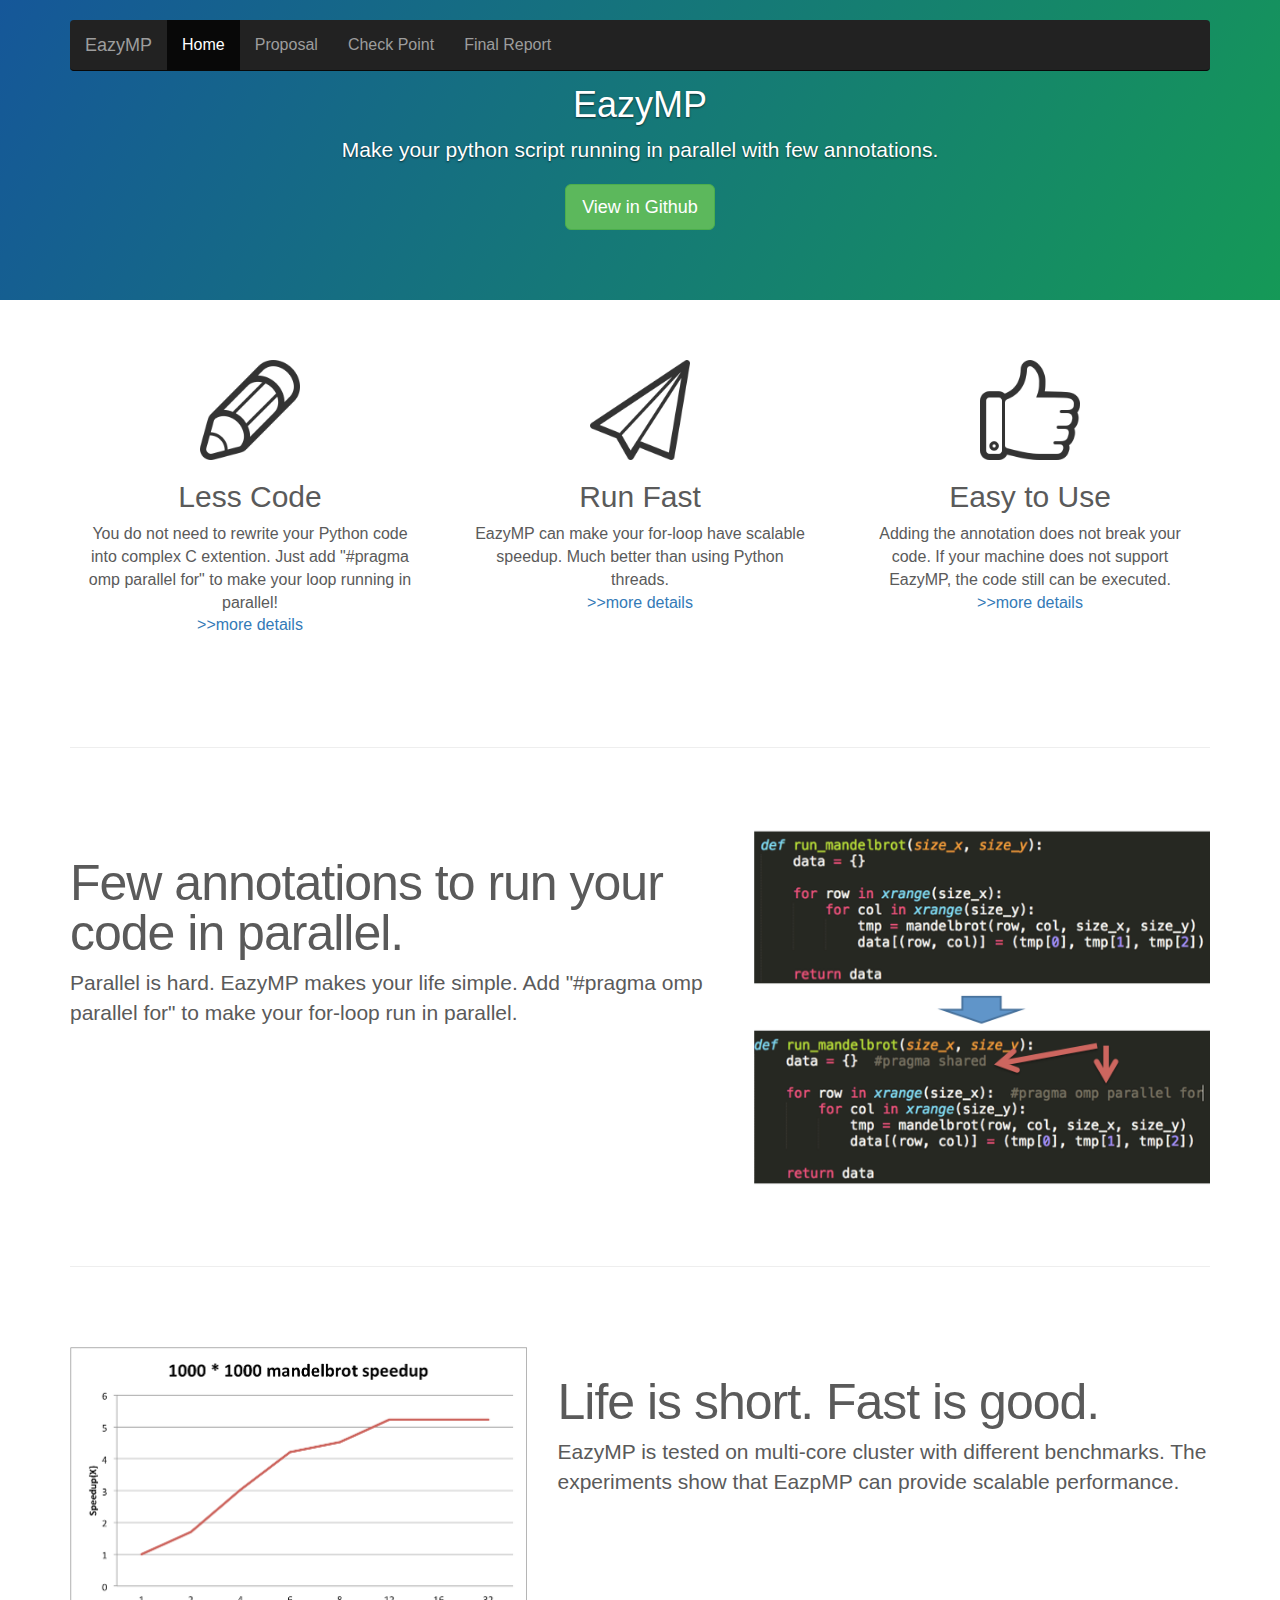
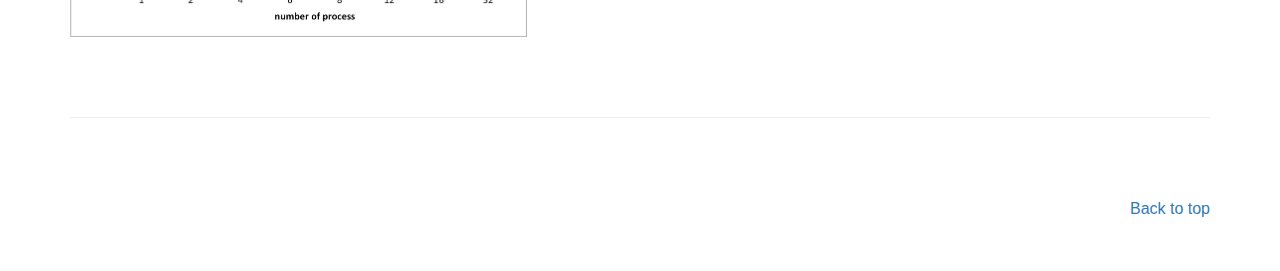
<file: index.html>
<!DOCTYPE html>
<html lang="en">
  <head>
    <meta charset="utf-8">
    <meta http-equiv="X-UA-Compatible" content="IE=edge">
    <meta name="viewport" content="width=device-width, initial-scale=1">
    <!-- The above 3 meta tags *must* come first in the head; any other head content must come *after* these tags -->
    <meta name="description" content="">
    <meta name="author" content="">

    <title>EazyMP</title>

    <!-- Bootstrap core CSS -->
    <link rel="stylesheet" href="https://maxcdn.bootstrapcdn.com/bootstrap/3.3.4/css/bootstrap.min.css">

    <!-- Just for debugging purposes. Don't actually copy these 2 lines! -->
    <!--[if lt IE 9]><script src="../../assets/js/ie8-responsive-file-warning.js"></script><![endif]-->

    <!-- HTML5 shim and Respond.js for IE8 support of HTML5 elements and media queries -->
    <!--[if lt IE 9]>
      <script src="https://oss.maxcdn.com/html5shiv/3.7.2/html5shiv.min.js"></script>
      <script src="https://oss.maxcdn.com/respond/1.4.2/respond.min.js"></script>
    <![endif]-->

    <!-- Custom styles for this template -->
    <link href="carousel.css" rel="stylesheet">
  </head>
<!-- NAVBAR
================================================== -->
  <body>
    <div class="navbar-wrapper">
      <div class="container">

        <nav class="navbar navbar-inverse navbar-static-top">
          <div class="container">
            <div class="navbar-header">
              <button type="button" class="navbar-toggle collapsed" data-toggle="collapse" data-target="#navbar" aria-expanded="false" aria-controls="navbar">
                <span class="sr-only">Toggle navigation</span>
                <span class="icon-bar"></span>
                <span class="icon-bar"></span>
                <span class="icon-bar"></span>
              </button>
              <a class="navbar-brand" href="#">EazyMP</a>
            </div>
            <div id="navbar" class="navbar-collapse collapse">
              <ul class="nav navbar-nav">
                <li class="active"><a href="index.html">Home</a></li>
                <li><a href="proposal.html">Proposal</a></li>
                <li><a href="checkpoint.html">Check Point</a></li>
                <li><a href="finalreport.html">Final Report</a></li>
              </ul>
            </div>
          </div>
        </nav>

      </div>
    </div>


    <!-- Carousel
    ================================================== -->
    <div id="myCarousel" class="carousel slide" data-ride="carousel">
      <!-- Indicators -->
      <div class="carousel-inner" role="listbox">
        <div class="item active">
          <!-- <img class="first-slide" src="image/rocket.jpg" alt="First slide"> -->
          <div class="container">
            <div class="carousel-caption">
              <h1>EazyMP</h1>
              <p>Make your python script running in parallel with few annotations.</p>
              <!-- <p><a href="https://github.com/LeoHung/eazymp" class="btn btn-lg btn-success">View on Github</a></p> -->
              <p><a class="btn btn-lg btn-success" href="https://github.com/LeoHung/eazymp" role="button">View in Github</a></p>
            </div>
          </div>
        </div>
      </div>
    </div><!-- /.carousel -->


    <!-- Marketing messaging and featurettes
    ================================================== -->
    <!-- Wrap the rest of the page in another container to center all the content. -->

    <div class="container marketing">

      <!-- Three columns of text below the carousel -->
      <div class="row">
        <div class="col-lg-4">
          <img src="image/icon/pen3.png" alt="Generic placeholder image" width="100" height="100">
          <h2>Less Code</h2>
          <p>You do not need to rewrite your Python code into complex C extention. Just add "#pragma omp parallel for" to make your loop running in parallel! <br><a href="finalreport.html">>>more details</a></p>

        </div><!-- /.col-lg-4 -->
        <div class="col-lg-4">
          <img  src="image/icon/paperplane.png" alt="Generic placeholder image" width="100" height="100">
          <h2>Run Fast</h2>
          <p>EazyMP can make your for-loop have scalable speedup. Much better than using Python threads. <br><a href="finalreport.html">>>more details</a></p>
        </div><!-- /.col-lg-4 -->
        <div class="col-lg-4">
          <img src="image/icon/like.png" alt="Generic placeholder image" width="100" height="100">
          <h2>Easy to Use</h2>
          <p>Adding the annotation does not break your code. If your machine does not support EazyMP, the code still can be executed. <br><a href="finalreport.html">>>more details</a></p>
        </div><!-- /.col-lg-4 -->
      </div><!-- /.row -->

      <hr class="featurette-divider">
      <div class="row featurette">
        <div class="col-md-7">
          <h2 class="featurette-heading">Few annotations to run your code in parallel. </h2>
          <p class="lead">Parallel is hard. EazyMP makes your life simple. Add "#pragma omp parallel for" to make your for-loop run in parallel.</p>
        </div>
        <div class="col-md-5">
          <img class="featurette-image img-responsive center-block" src="image/annotation.png" alt="Generic placeholder image">
        </div>
      </div>

      <hr class="featurette-divider">
      <div class="row featurette">

        <div class="col-md-5">
          <img class="featurette-image img-responsive center-block" src="image/chart/mandelbrot.png" alt="Generic placeholder image" align="middle">
        </div>
        <div class="col-md-7">
          <h2 class="featurette-heading">Life is short. Fast is good.</h2>
          <p class="lead">EazyMP is tested on multi-core cluster with different benchmarks. The experiments show that EazpMP can provide scalable performance. </p>
        </div>
      </div>

      <hr class="featurette-divider">



      <!-- FOOTER -->
      <footer>
        <p class="pull-right"><a href="#">Back to top</a></p>
        <!-- <p>&copy; 2014 Company, Inc. &middot; <a href="#">Privacy</a> &middot; <a href="#">Terms</a></p> -->
      </footer>

    </div><!-- /.container -->


    <!-- Bootstrap core JavaScript
    ================================================== -->
    <!-- Placed at the end of the document so the pages load faster -->
    <script src="https://ajax.googleapis.com/ajax/libs/jquery/1.11.2/jquery.min.js"></script>
    <script src="https://maxcdn.bootstrapcdn.com/bootstrap/3.3.4/js/bootstrap.min.js"></script>
    <!-- Just to make our placeholder images work. Don't actually copy the next line! -->
    <!-- IE10 viewport hack for Surface/desktop Windows 8 bug -->
  </body>
</html>
</file>
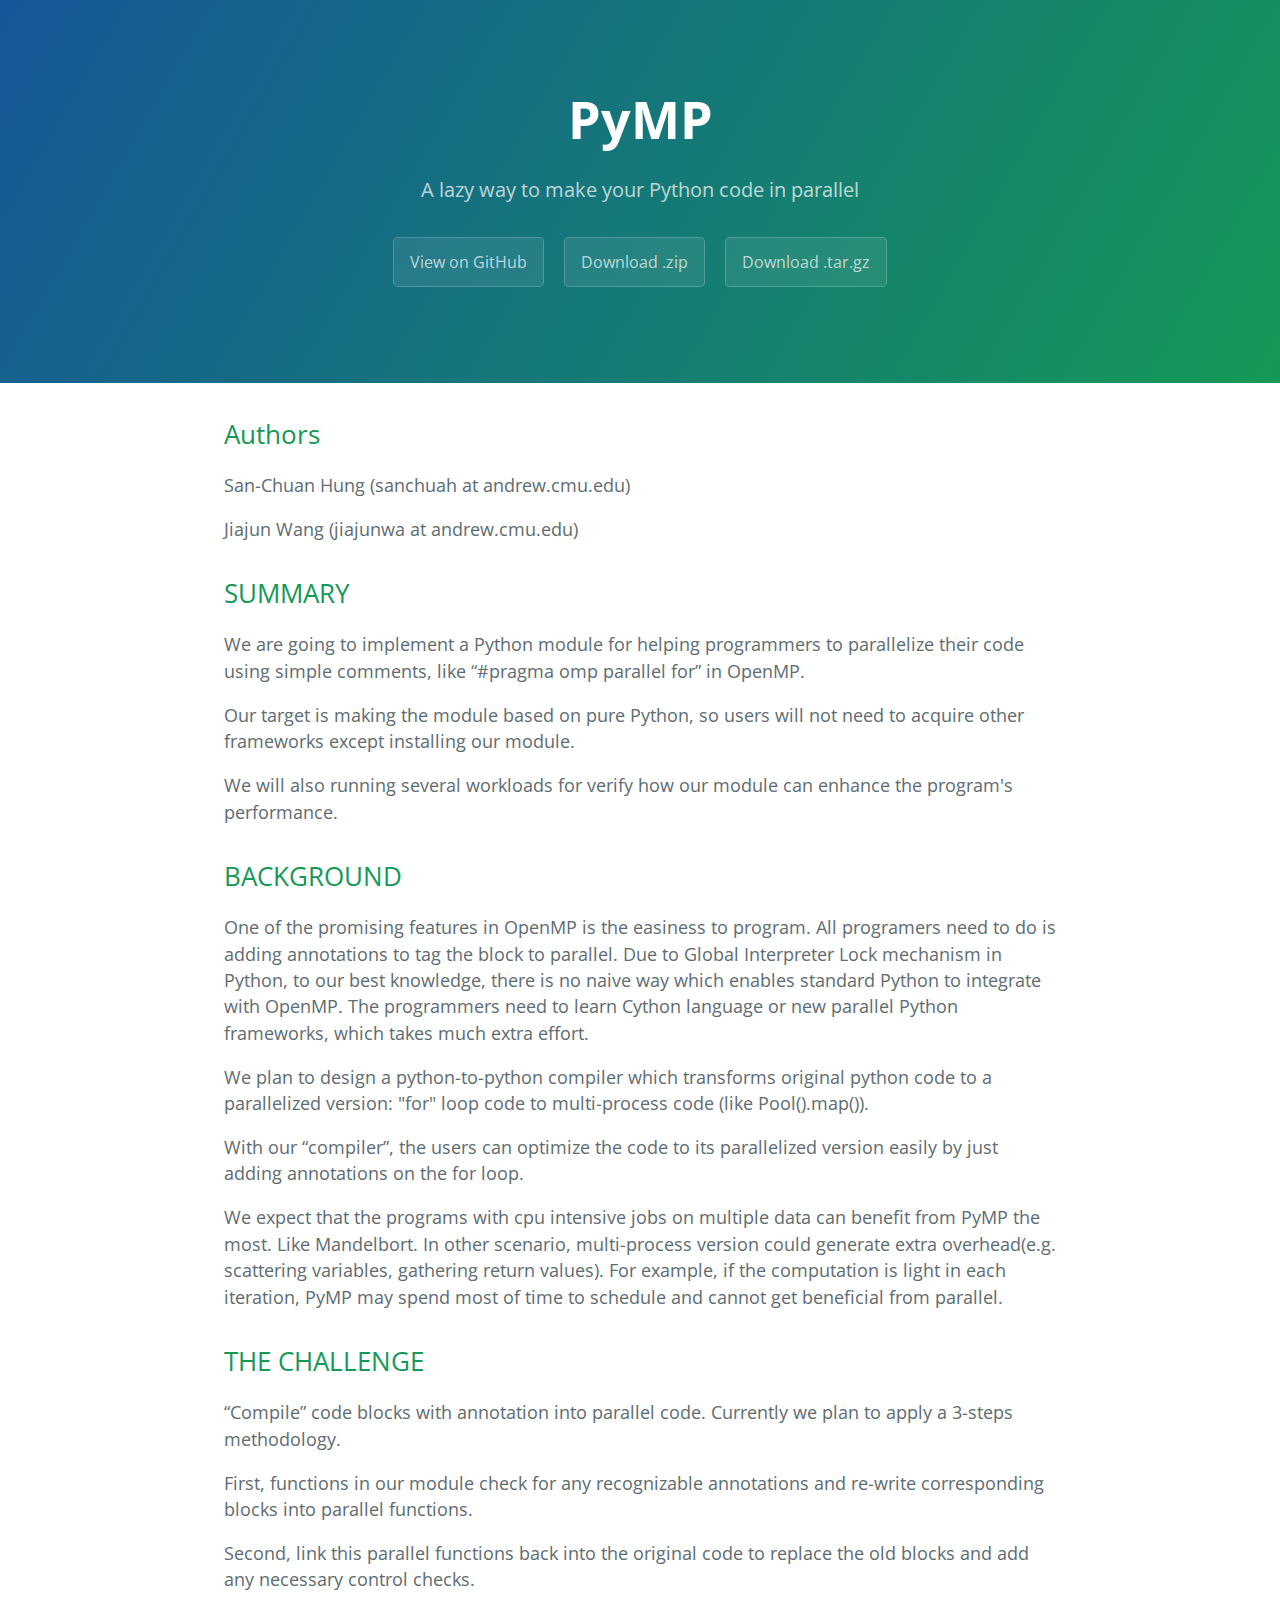
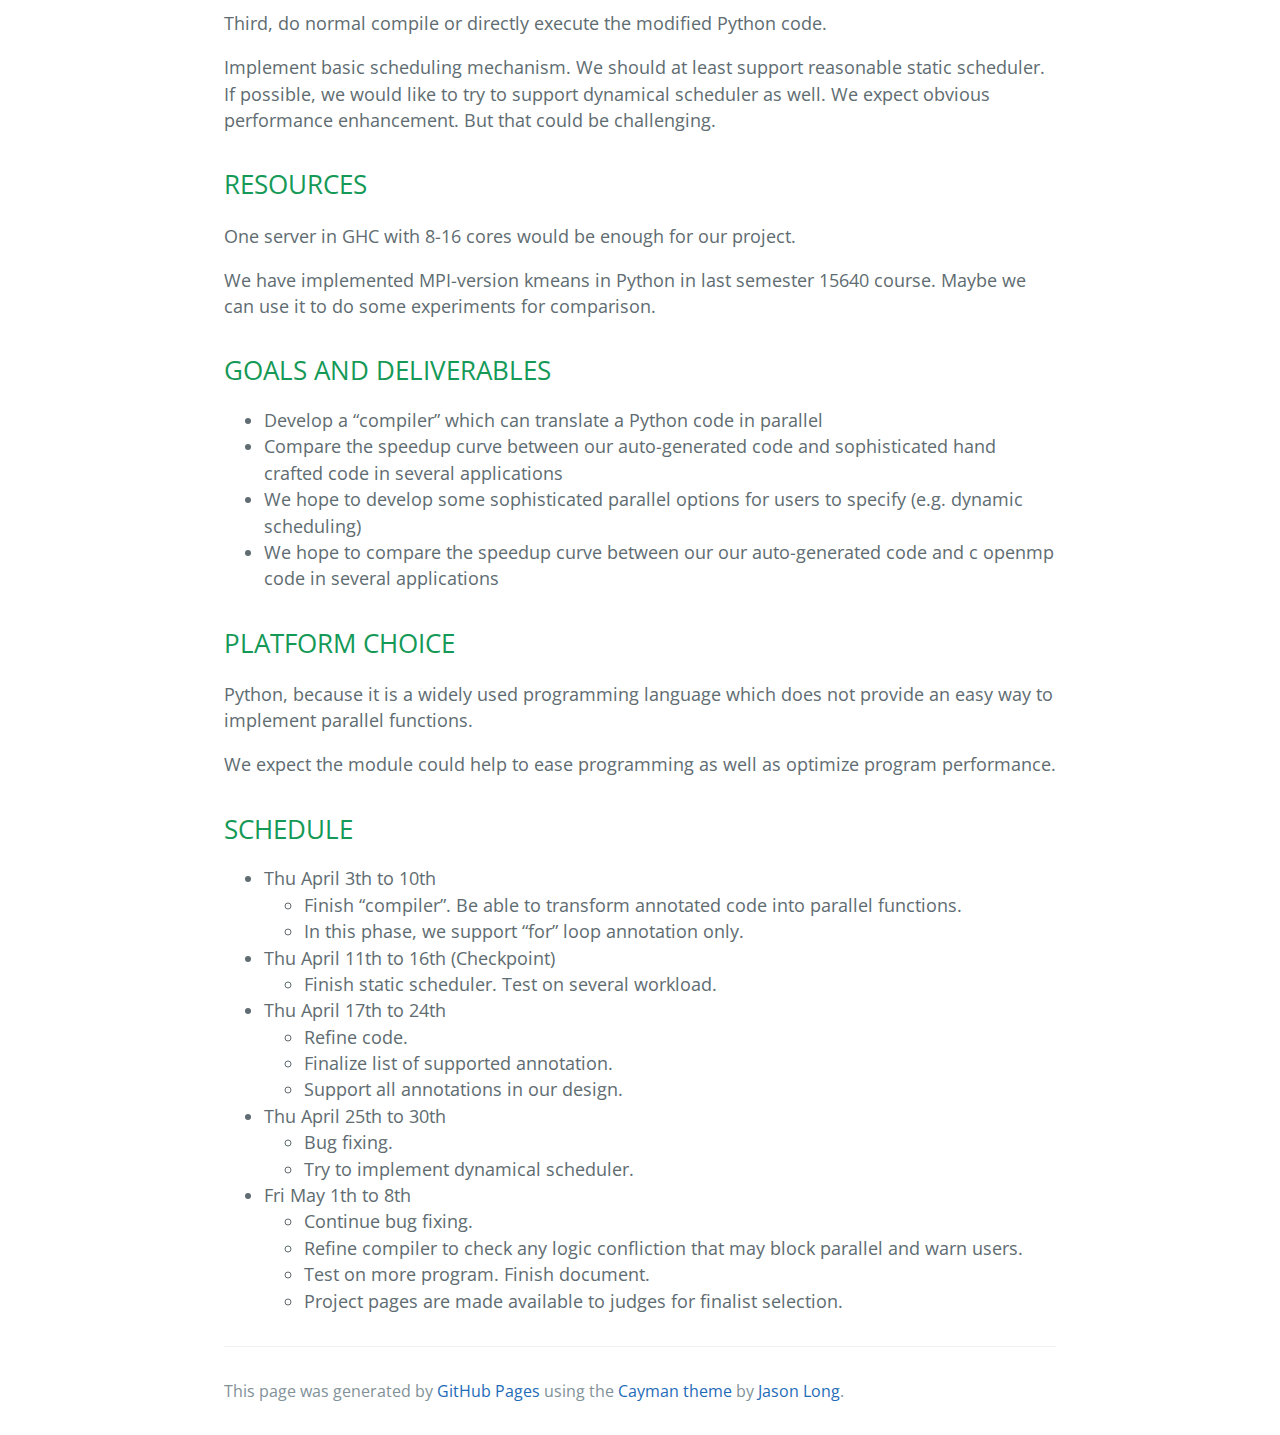
<file: _index.html>
<!DOCTYPE html>
<html lang="en-us">
  <head>
    <meta charset="UTF-8">
    <title>PyMP</title>
    <meta name="viewport" content="width=device-width, initial-scale=1">
    <link rel="stylesheet" type="text/css" href="stylesheets/normalize.css" media="screen">
    <link href='http://fonts.googleapis.com/css?family=Open+Sans:400,700' rel='stylesheet' type='text/css'>
    <link rel="stylesheet" type="text/css" href="stylesheets/stylesheet.css" media="screen">
    <link rel="stylesheet" type="text/css" href="stylesheets/github-light.css" media="screen">
  </head>
  <body>
    <section class="page-header">
      <h1 class="project-name">PyMP</h1>
      <h2 class="project-tagline">A lazy way to make your Python code in parallel</h2>
      <a href="https://github.com/LeoHung/pymp" class="btn">View on GitHub</a>
      <a href="https://github.com/LeoHung/pymp/zipball/master" class="btn">Download .zip</a>
      <a href="https://github.com/LeoHung/pymp/tarball/master" class="btn">Download .tar.gz</a>
    </section>

    <section class="main-content">
      <h2>
<a id="authors" class="anchor" href="#authors" aria-hidden="true"><span class="octicon octicon-link"></span></a>Authors</h2>

<p>San-Chuan Hung (sanchuah at andrew.cmu.edu)</p>

<p>Jiajun Wang (jiajunwa at andrew.cmu.edu)</p>

<h2>
<a id="summary" class="anchor" href="#summary" aria-hidden="true"><span class="octicon octicon-link"></span></a>SUMMARY</h2>

<p>We are going to implement a Python module for helping programmers to parallelize their code using simple comments, like “#pragma omp parallel for” in OpenMP.</p>

<p>Our target is making the module based on pure Python, so users will not need to acquire other frameworks except installing our module.</p>

<p>We will also running several workloads for verify how our module can enhance the program's performance.</p>

<h2>
<a id="background" class="anchor" href="#background" aria-hidden="true"><span class="octicon octicon-link"></span></a>BACKGROUND</h2>

<p>One of the promising features in OpenMP is the easiness to program. All programers need to do is adding annotations to tag the block to parallel. Due to Global Interpreter Lock mechanism in Python, to our best knowledge, there is no naive way which enables standard Python to integrate with OpenMP. The programmers need to learn Cython language or new parallel Python frameworks, which takes much extra effort. </p>

<p>We plan to design a python-to-python compiler which transforms original python code to a parallelized version: "for" loop code to multi-process code (like Pool().map()). </p>

<p>With our “compiler”, the users can optimize the code to its parallelized version easily by just adding annotations on the for loop. </p>

<p>We expect that the programs with cpu intensive jobs on multiple data can benefit from PyMP the most. Like Mandelbort. In other scenario, multi-process version could generate extra overhead(e.g. scattering variables, gathering return values). For example, if the computation is light in each iteration, PyMP may spend most of time to schedule and cannot get beneficial from parallel.</p>

<h2>
<a id="the-challenge" class="anchor" href="#the-challenge" aria-hidden="true"><span class="octicon octicon-link"></span></a>THE CHALLENGE</h2>

<p>“Compile” code blocks with annotation into parallel code. Currently we plan to apply a 3-steps methodology.</p>
<p>First, functions in our module check for any recognizable annotations and re-write corresponding blocks into parallel functions.</p>
<p>Second, link this parallel functions back into the original code to replace the old blocks and add any necessary control checks.</p>
<p>Third, do normal compile or directly execute the modified Python code. </p>
<p>Implement basic scheduling mechanism. We should at least support reasonable static scheduler. If possible, we would like to try to support dynamical scheduler as well. We expect obvious performance enhancement. But that could be challenging. </p>

<h2>
<a id="resources" class="anchor" href="#resources" aria-hidden="true"><span class="octicon octicon-link"></span></a>RESOURCES</h2>

<p>One server in GHC with 8-16 cores would be enough for our project.</p>

<p>We have implemented MPI-version kmeans in Python in last semester 15640 course. Maybe we can use it to do some experiments for comparison.</p>

<h2>
<a id="goals-and-deliverables" class="anchor" href="#goals-and-deliverables" aria-hidden="true"><span class="octicon octicon-link"></span></a>GOALS AND DELIVERABLES</h2>

<ul>
<li>Develop a “compiler” which can translate a Python code in parallel</li>
<li>Compare the speedup curve between our auto-generated code and sophisticated hand crafted code in several applications</li>
<li>We hope to develop some sophisticated parallel options for users to specify (e.g. dynamic scheduling)</li>
<li>We hope to compare the speedup curve between our our auto-generated code and c openmp code in several applications</li>
</ul>

<h2>
<a id="platform-choice" class="anchor" href="#platform-choice" aria-hidden="true"><span class="octicon octicon-link"></span></a>PLATFORM CHOICE</h2>

<p>Python, because it is a widely used programming language which does not provide an easy way to implement parallel functions.</p>
<p>We expect the module could help to ease programming as well as optimize program performance. </p>

<h2>
<a id="schedule" class="anchor" href="#schedule" aria-hidden="true"><span class="octicon octicon-link"></span></a>SCHEDULE</h2>

<ul>
<li>Thu April 3th to 10th

<ul>
<li>Finish “compiler”. Be able to transform annotated code into parallel functions. </li>
<li>In this phase, we support “for” loop annotation only.</li>
</ul>
</li>
<li>Thu April 11th to 16th (Checkpoint)

<ul>
<li>Finish static scheduler. Test on several workload.</li>
</ul>
</li>
<li>Thu April 17th to 24th

<ul>
<li>Refine code.</li>
<li>Finalize list of supported annotation.</li>
<li>Support all annotations in our design.</li>
</ul>
</li>
<li>Thu April 25th to 30th

<ul>
<li>Bug fixing.</li>
<li>Try to implement dynamical scheduler.</li>
</ul>
</li>
<li>Fri May 1th to 8th

<ul>
<li>Continue bug fixing.</li>
<li>Refine compiler to check any logic confliction that may block parallel and warn users.</li>
<li>Test on more program. Finish document.</li>
<li>Project pages are made available to judges for finalist selection.</li>
</ul>
</li>
</ul>

      <footer class="site-footer">

        <span class="site-footer-credits">This page was generated by <a href="https://pages.github.com">GitHub Pages</a> using the <a href="https://github.com/jasonlong/cayman-theme">Cayman theme</a> by <a href="https://twitter.com/jasonlong">Jason Long</a>.</span>
      </footer>

    </section>

  
  </body>
</html>
</file>
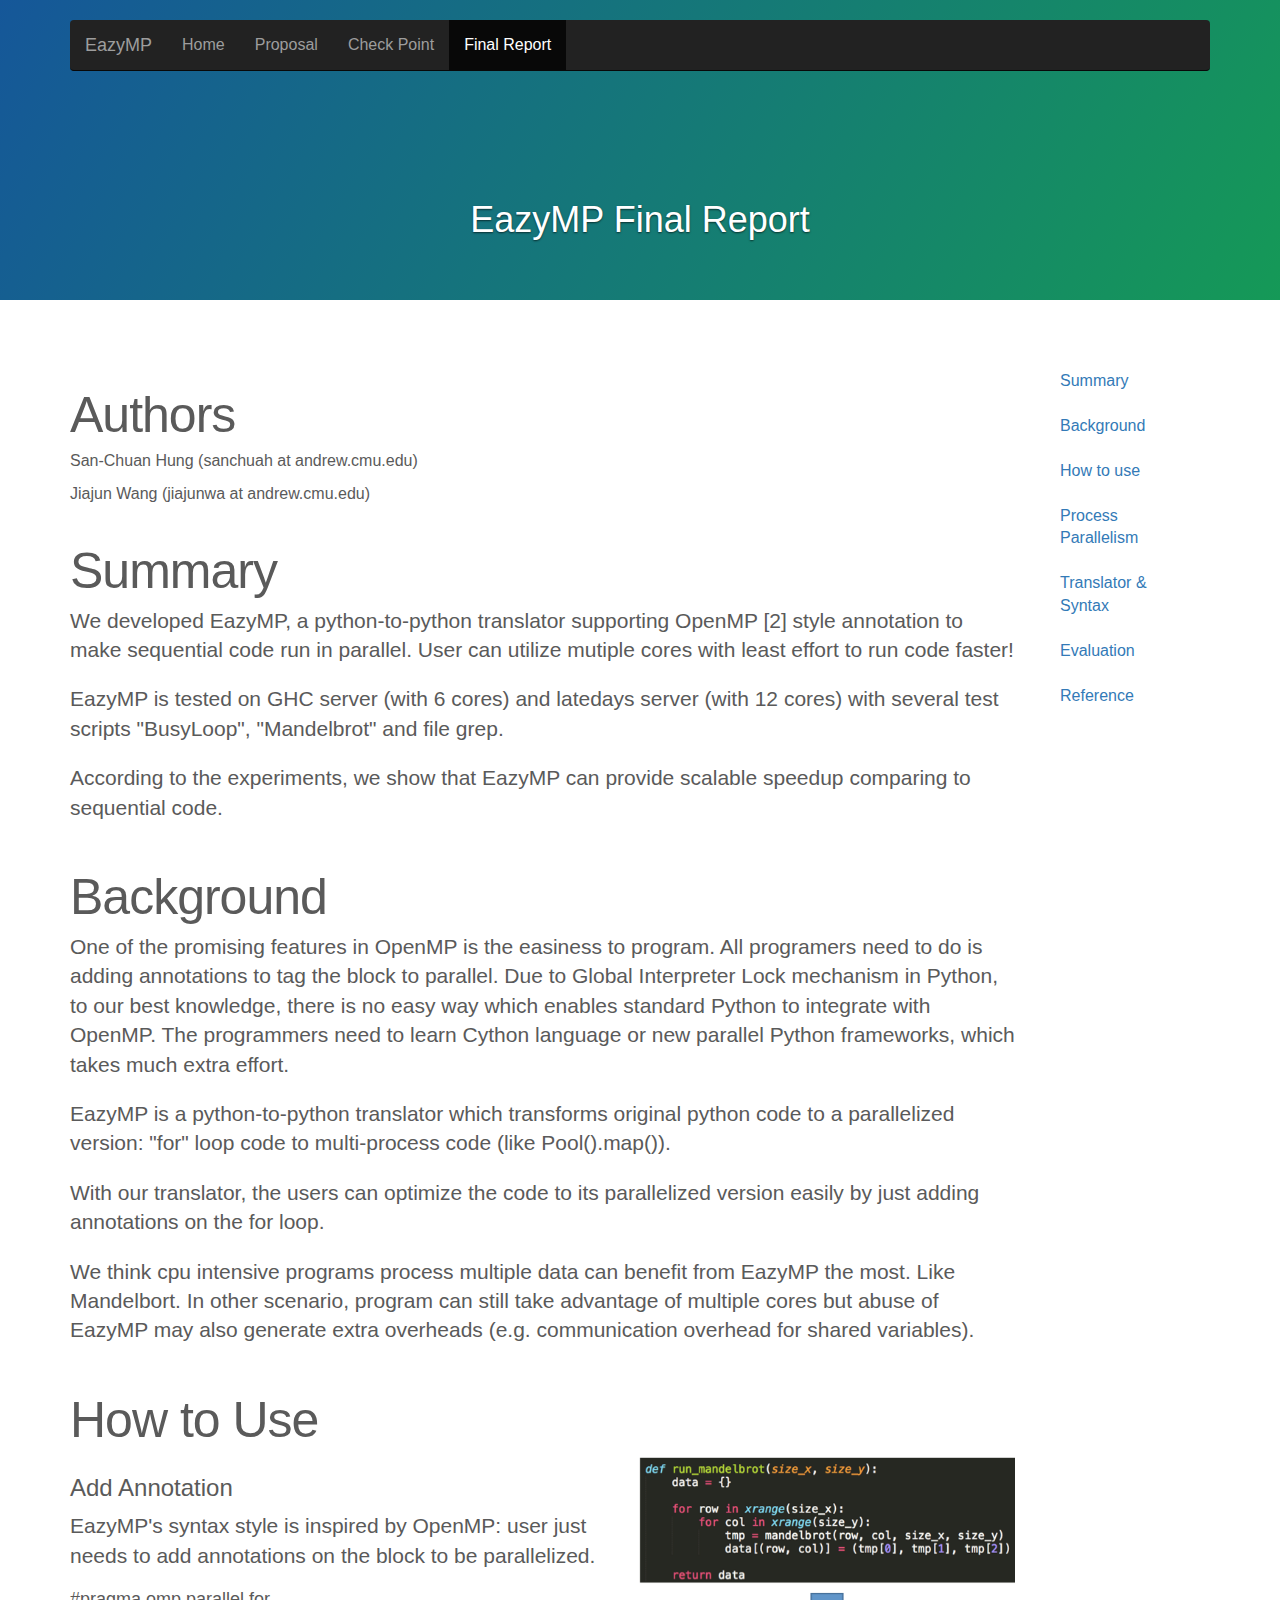
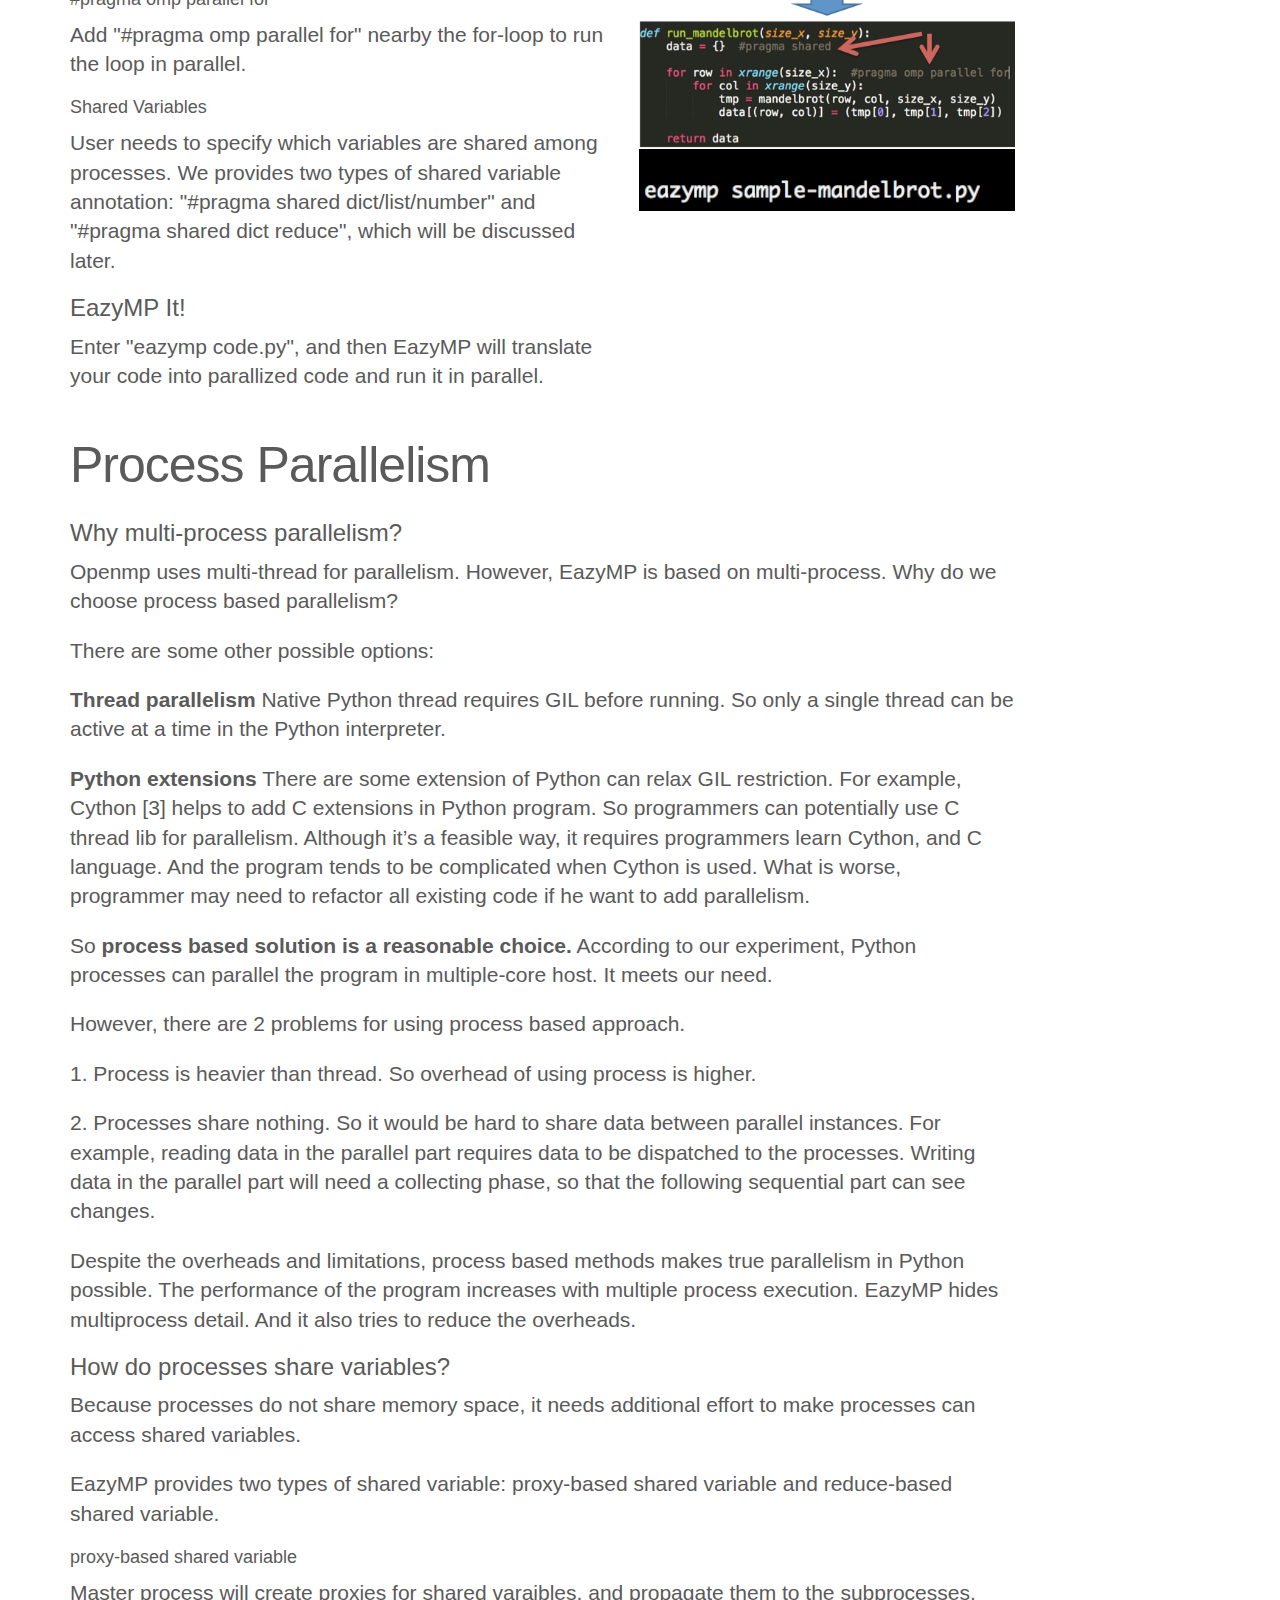
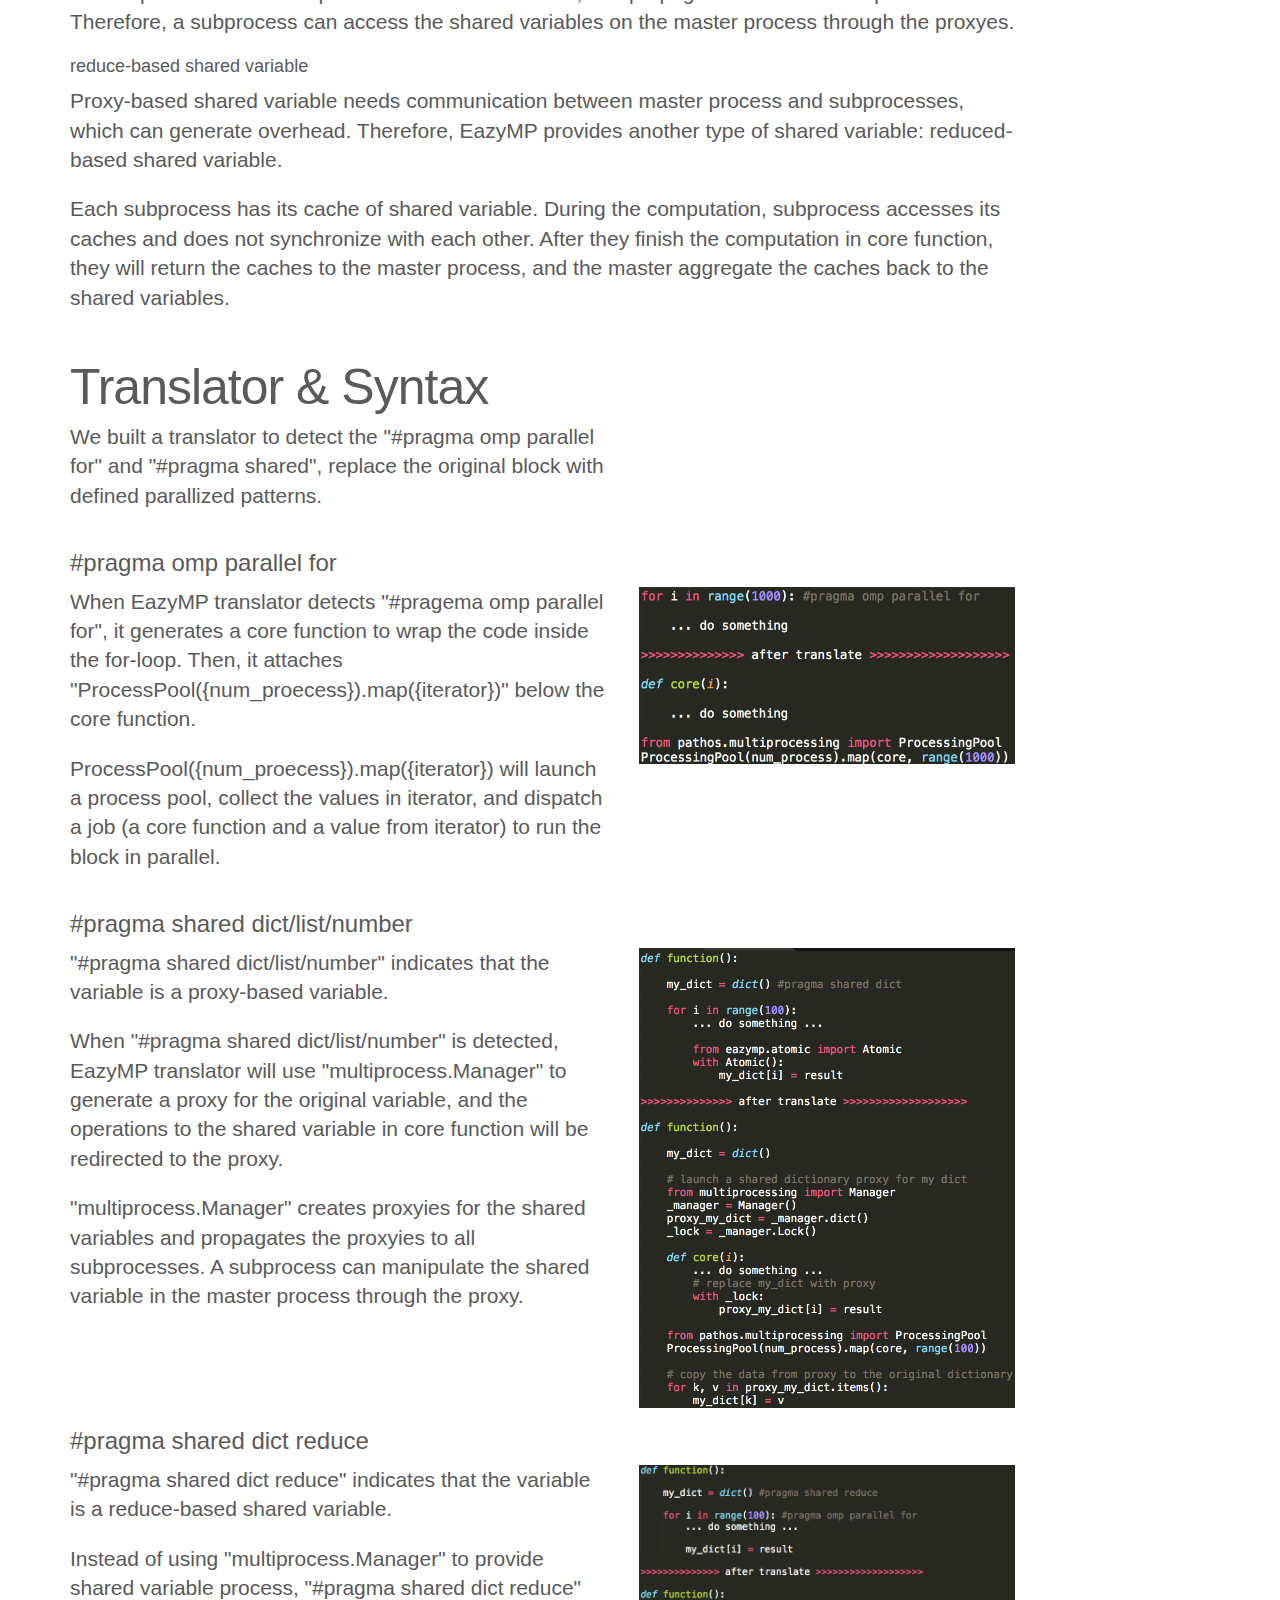
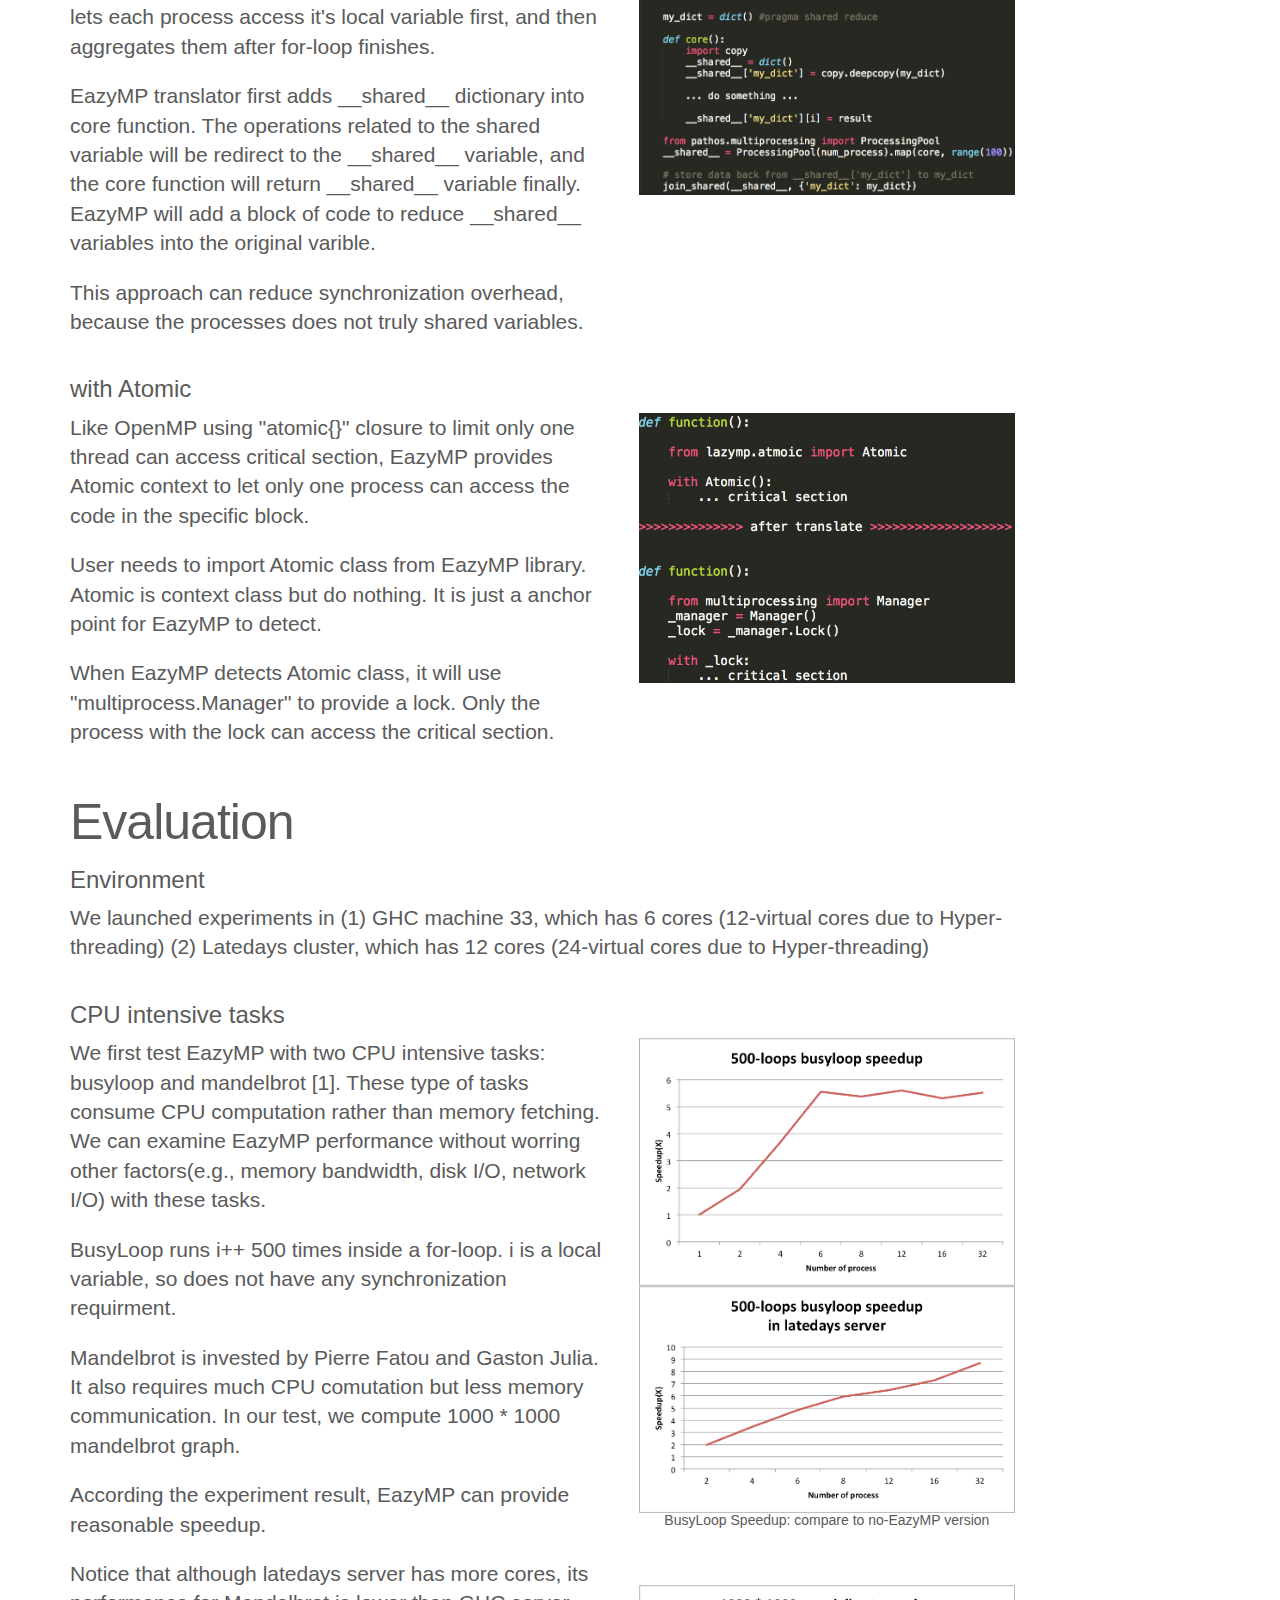
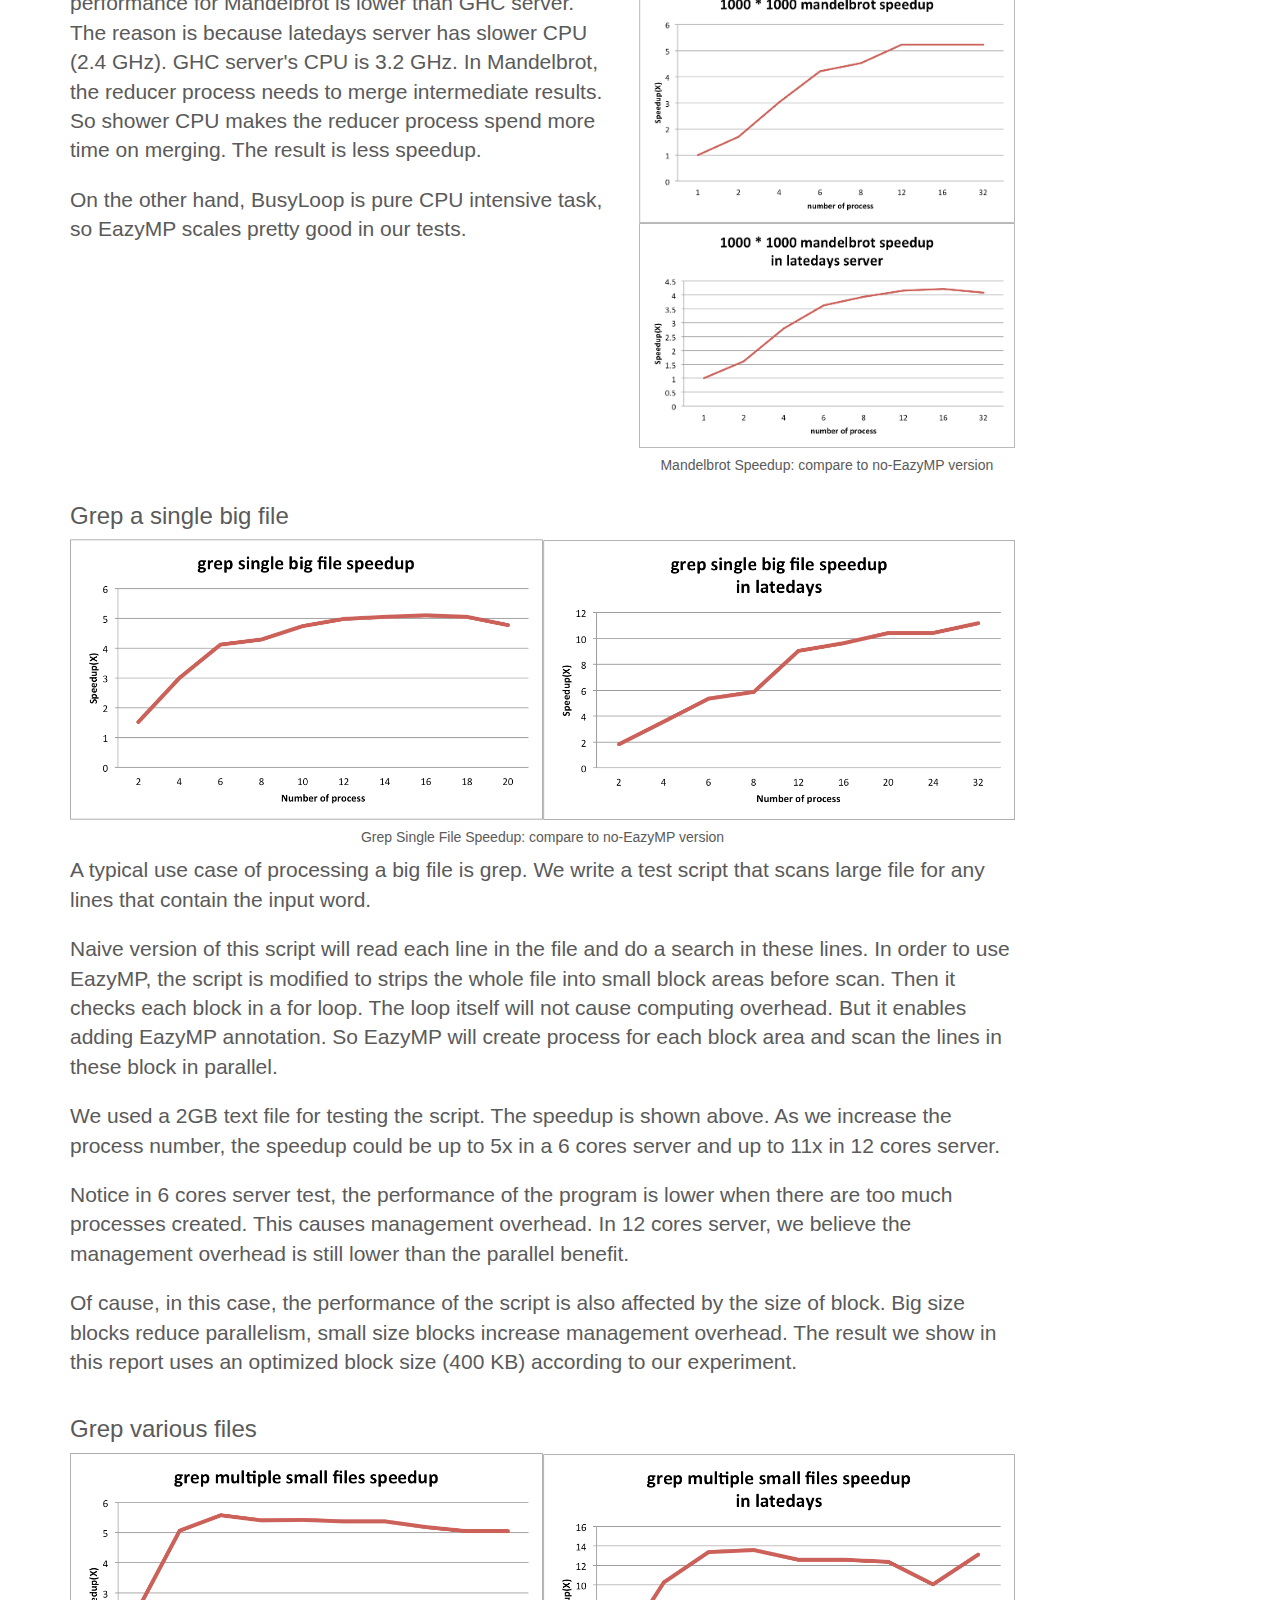
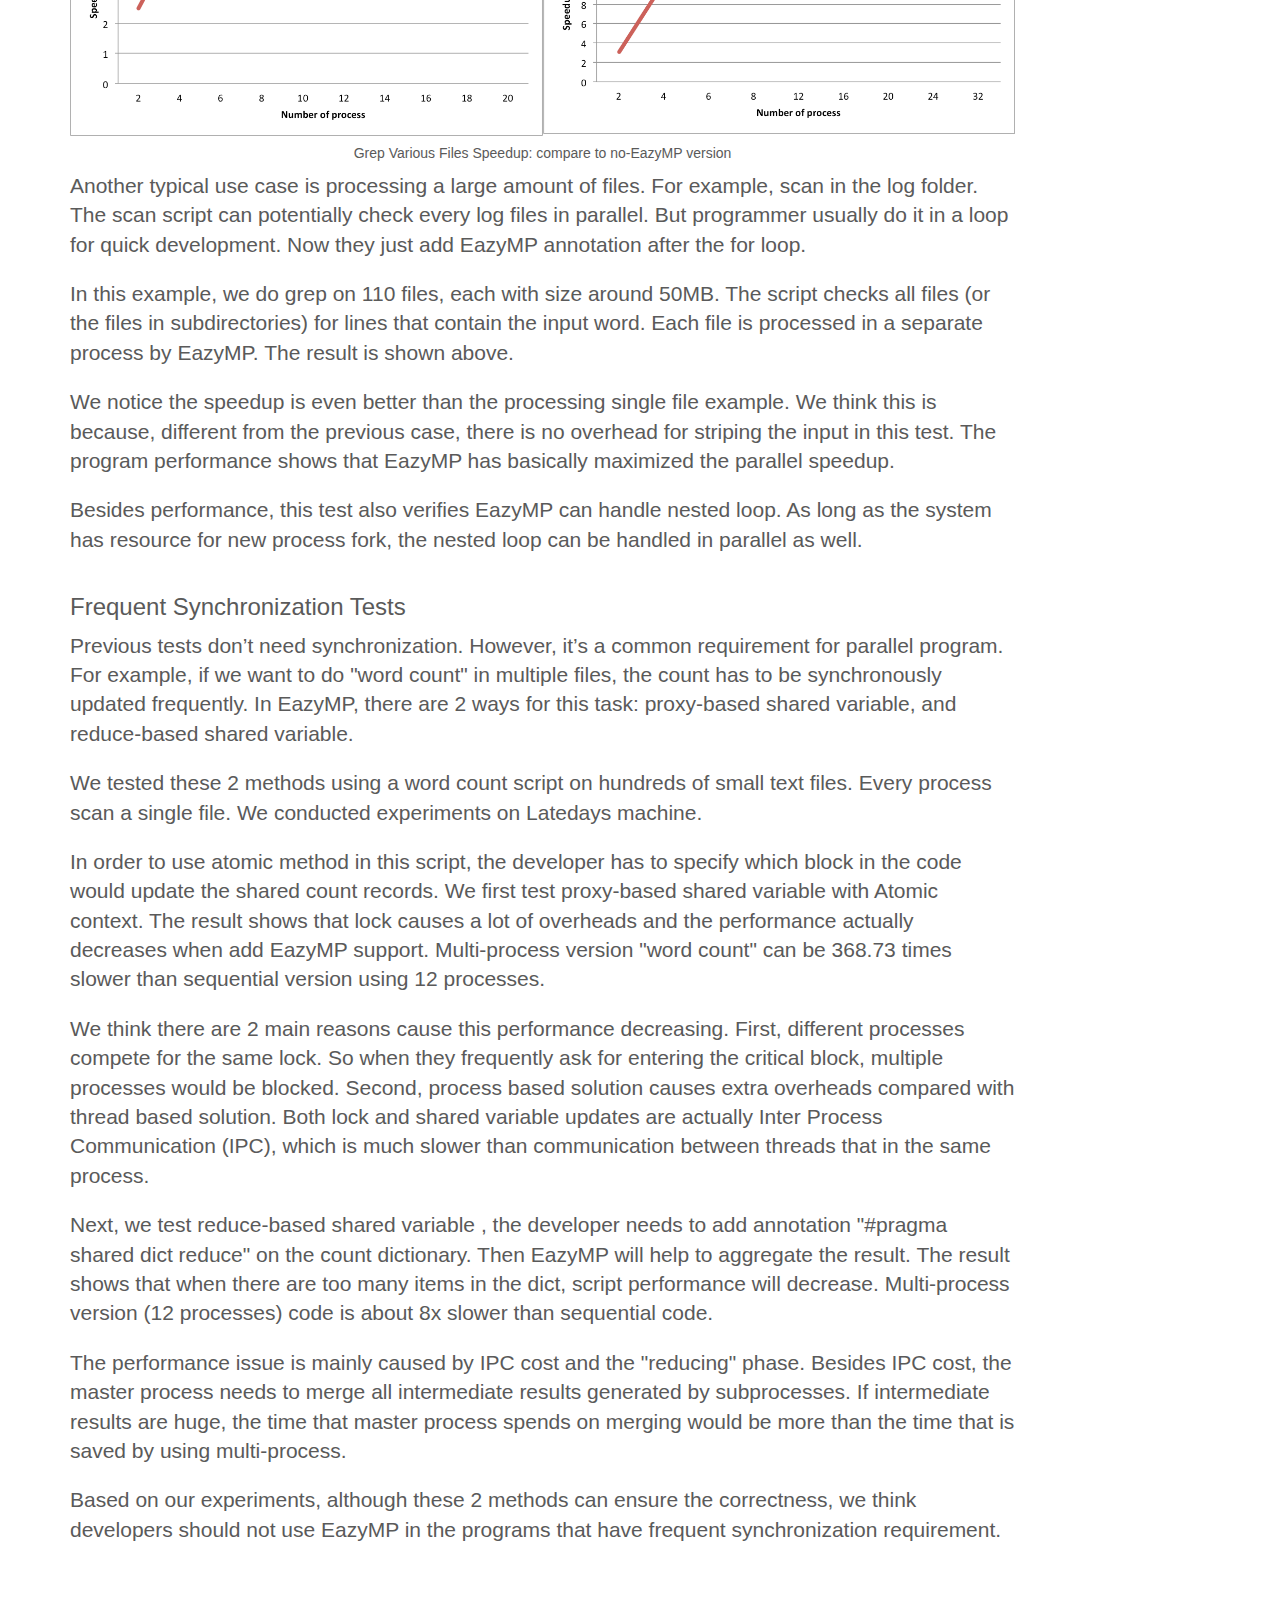
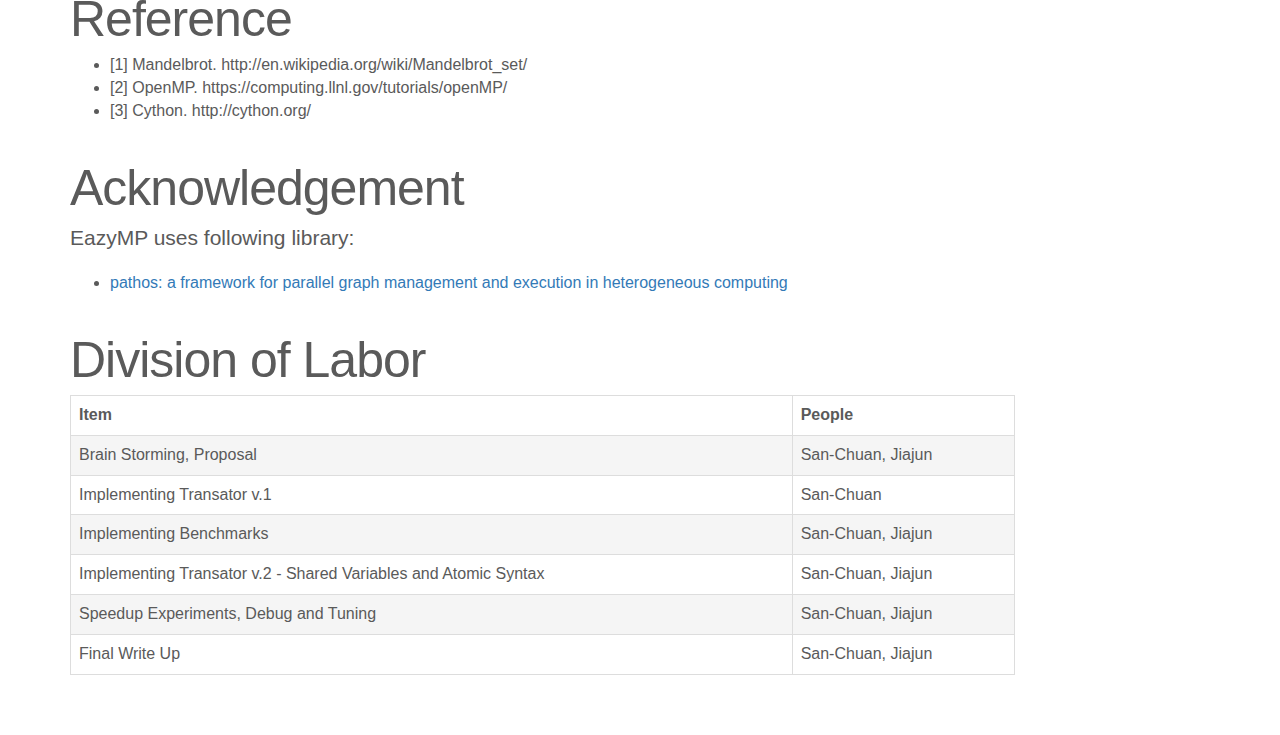
<file: finalreport.html>
<!DOCTYPE html>
<html lang="en-us">
  <head>
    <meta charset="UTF-8">
    <title>EazyMP</title>
    <meta name="viewport" content="width=device-width, initial-scale=1">
    <!-- <link rel="stylesheet" type="text/css" href="stylesheets/normalize.css" media="screen"> -->
<!--     <link href='http://fonts.googleapis.com/css?family=Open+Sans:400,700' rel='stylesheet' type='text/css'> -->
    <link rel="stylesheet" type="text/css" href="stylesheets/stylesheet.css" media="screen">
    <!-- <link rel="stylesheet" type="text/css" href="stylesheets/github-light.css" media="screen"> -->


    <!-- Bootstrap core CSS -->
    <link rel="stylesheet" href="https://maxcdn.bootstrapcdn.com/bootstrap/3.3.4/css/bootstrap.min.css">

    <link href="carousel.css" rel="stylesheet">
  </head>
  <body>
    <div class="navbar-wrapper">
      <div class="container">

        <nav class="navbar navbar-inverse navbar-static-top">
          <div class="container">
            <div class="navbar-header">
              <button type="button" class="navbar-toggle collapsed" data-toggle="collapse" data-target="#navbar" aria-expanded="false" aria-controls="navbar">
                <span class="sr-only">Toggle navigation</span>
                <span class="icon-bar"></span>
                <span class="icon-bar"></span>
                <span class="icon-bar"></span>
              </button>
              <a class="navbar-brand" href="#">EazyMP</a>
            </div>
            <div id="navbar" class="navbar-collapse collapse">
              <ul class="nav navbar-nav">
                <li><a href="index.html">Home</a></li>
                <li><a href="proposal.html">Proposal</a></li>
                <li><a href="checkpoint.html">Check Point</a></li>
                <li class="active"><a href="finalreport.html">Final Report</a></li>
              </ul>
            </div>
          </div>
        </nav>

      </div>
    </div>


    <!-- Carousel
    ================================================== -->
    <div id="myCarousel" class="carousel slide" data-ride="carousel">
      <div class="carousel-inner" role="listbox">
        <div class="item active">
          <div class="container">
            <div class="carousel-caption">
              <h1>EazyMP Final Report</h1>
            </div>
          </div>
        </div>
      </div>
    </div>
    <!-- /.carousel -->

    <div class="container">
      <div class="row">
        <div class="col-md-10">
          <div class="row">

            <div class="col-md-12">
              <h2 class="featurette-heading">
                <a id="authors" class="anchor" href="#authors" aria-hidden="true"><span class="octicon octicon-link"></span></a>Authors</h2>

              <p>San-Chuan Hung (sanchuah at andrew.cmu.edu)</p>
              <p>Jiajun Wang (jiajunwa at andrew.cmu.edu)</p>
            </div>

            <div class="col-md-12">
              <h2 class="featurette-heading"><a name="summary"></a>Summary</h2>
              <p class="lead">
                We developed EazyMP, a python-to-python translator supporting OpenMP [2] style annotation to make sequential code run in parallel. User can utilize mutiple cores with least effort to run code faster!
              </p>
              <p class="lead">
                EazyMP is tested on GHC server (with 6 cores) and latedays server (with 12 cores) with several test scripts "BusyLoop", "Mandelbrot" and file grep.
              </p>
              <p class="lead">
                According to the experiments, we show that EazyMP can provide scalable speedup comparing to sequential code.
              </p>
            </div>
          </div>

          <div class="row">
            <div class="col-md-12">
              <h2 class="featurette-heading"><a name="background"></a>Background</h2>
              <p class="lead">
                One of the promising features in OpenMP is the easiness to program. All programers need to do is adding annotations to tag the block to parallel. Due to Global Interpreter Lock mechanism in Python, to our best knowledge, there is no easy way which enables standard Python to integrate with OpenMP. The programmers need to learn Cython language or new parallel Python frameworks, which takes much extra effort.
              </p>
              <p class="lead">
                EazyMP is a python-to-python translator which transforms original python code to a parallelized version: "for" loop code to multi-process code (like Pool().map()).
              </p>
              <p class="lead">
                With our translator, the users can optimize the code to its parallelized version easily by just adding annotations on the for loop.
              </p>
              <p class="lead">
                We think cpu intensive programs process multiple data can benefit from EazyMP the most. Like Mandelbort. In other scenario, program can still take advantage of multiple cores but abuse of EazyMP may also generate extra overheads (e.g. communication overhead for shared variables).
              </p>
            </div>
          </div>

          <div class="row">
            <div class="col-md-12"><h2 class="featurette-heading"><a name="howtouse"></a>How to Use</h2></div>
            <div class="col-md-7">
              <h3>Add Annotation</h3>
              <p class="lead">
                EazyMP's syntax style is inspired by OpenMP: user just needs to add annotations on the block to be parallelized.
              </p>
              <h4>#pragma omp parallel for</h4>
              <p class="lead">
                Add "#pragma omp parallel for" nearby the for-loop to run the loop in parallel.
              </p>
              <h4>Shared Variables<h4>
              <p class="lead">
                User needs to specify which variables are shared among processes. We provides two types of shared variable annotation: "#pragma shared dict/list/number" and "#pragma shared dict reduce", which will be discussed later.
              </p>

              <h3>EazyMP It!</h3>
              <p class="lead">
                Enter "eazymp code.py", and then EazyMP will translate your code into parallized code and run it in parallel.
              </p>
            </div>
            <div class="col-md-5">
              <img src="image/annotation.png" align="right" max-width="100%" width="100%"></img>
              <img src="image/eazy.png" align="right" width="100%"></img>
            </div>
          </div>

          <div class="row">
            <div class="col-md-12"><h2 class="featurette-heading"><a name="syntax"></a><a name="processparallelism"></a>Process Parallelism</h2></div>
          </div>

          <div class="row">
            <div class="col-md-12">
              <h3>Why multi-process parallelism?</h3>
              <p class="lead">
                Openmp uses multi-thread for parallelism. However, EazyMP is based on multi-process. Why do we choose process based parallelism?
              </p>
              <p class="lead">
                There are some other possible options:
              </p>
              <p class="lead">
                <b>Thread parallelism</b> Native Python thread requires GIL before running. So only a single thread can be active at a time in the Python interpreter.
              </p>
              <p class="lead">
                <b>Python extensions</b> There are some extension of Python can relax GIL restriction. For example, Cython [3] helps to add C extensions in Python program. So programmers can potentially use C thread lib for parallelism. Although it’s a feasible way, it requires programmers learn Cython, and C language. And the program tends to be complicated when Cython is used. What is worse, programmer may need to refactor all existing code if he want to add parallelism.
              </p>
            </p>
            <p class="lead">
              So <b>process based solution is a reasonable choice.</b> According to our experiment, Python processes can parallel the program in multiple-core host. It meets our need.
            </p>
            <p class="lead">
              However, there are 2 problems for using process based approach.
            </p>
            <p class="lead">
              1. Process is heavier than thread. So overhead of using process is higher.
            </p>
            <p class="lead">
              2. Processes share nothing. So it would be hard to share data between parallel instances. For example, reading data in the parallel part requires data to be dispatched to the processes. Writing data in the parallel part will need a collecting phase, so that the following sequential part can see changes.
            </p>
            <p class="lead">
              Despite the overheads and limitations, process based methods makes true parallelism in Python possible. The performance of the program increases with multiple process execution.
              EazyMP hides multiprocess detail. And it also tries to reduce the overheads.
            </p>
            <h3>How do processes share variables?</h3>
            <p class="lead">
              Because processes do not share memory space, it needs additional effort to make processes can access shared variables.
            </p>
            <p class="lead">
              EazyMP provides two types of shared variable: proxy-based shared variable and reduce-based shared variable.
            </p>
            <h4>proxy-based shared variable</h4>
              <p class="lead">
                Master process will create proxies for shared varaibles, and propagate them to the subprocesses. Therefore, a subprocess can access the shared variables on the master process through the proxyes.
              </p>
            <h4>reduce-based shared variable</h4>
              <p class="lead">
                Proxy-based shared variable needs communication between master process and subprocesses, which can generate overhead. Therefore, EazyMP provides another type of shared variable: reduced-based shared variable.
              </p>
              <p class="lead">
                Each subprocess has its cache of shared variable. During the computation, subprocess accesses its caches and does not synchronize with each other. After they finish the computation in core function, they will return the caches to the master process, and the master aggregate the caches back to the shared variables.
              </p>
            </div>

          </div>

          <div class="row">
            <div class="col-md-12">
              <h2 class="featurette-heading"><a name="translator"></a>Translator & Syntax</h2>
            </div>
          </div>

          <div class="row">
            <div class="col-md-7">
              <p class="lead">
                We built a translator to detect the "#pragma omp parallel for" and "#pragma shared", replace the original block with defined parallized patterns.
              </p>
            </div>
            <div class="col-md-5">
            </div>

            <div class="col-md-7">
              <h3>#pragma omp parallel for</h3>

              <p class="lead">
                When EazyMP translator detects "#pragema omp parallel for", it generates a core function to wrap the code inside the for-loop. Then, it attaches "ProcessPool({num_proecess}).map({iterator})" below the core function.
              </p>

              <p class="lead">
                ProcessPool({num_proecess}).map({iterator}) will launch a process pool, collect the values in iterator, and dispatch a job (a core function and a value from iterator) to run the block in parallel.
              </p>
            </div>
            <div class="col-md-5">
              <h3> &nbsp;</h3>
              <img src="image/parallel_for.png" align="right" width="100%">
            </div>


            <div class="col-md-7">
              <h3>#pragma shared dict/list/number</h3>
              <p class="lead">
                "#pragma shared dict/list/number" indicates that the variable is a proxy-based variable.
              </p>
              <p class="lead">
                When "#pragma shared dict/list/number" is detected, EazyMP translator will use "multiprocess.Manager" to generate a proxy for the original variable, and the operations to the shared variable in core function will be redirected to the proxy.
              </p>
              <p class="lead">
                "multiprocess.Manager" creates proxyies for the shared variables and propagates the proxyies to all subprocesses. A subprocess can manipulate the shared variable in the master process through the proxy.
              </p>
            </div>
            <div class="col-md-5">
              <h3> &nbsp;</h3>
              <img src="image/shared_variable.png" align="right" width="100%">
            </div>


            <div class="col-md-7">
              <h3>#pragma shared dict reduce</h3>
              <p class="lead">
                "#pragma shared dict reduce" indicates that the variable is a reduce-based shared variable.
              </p>
              <p class="lead">
                Instead of using "multiprocess.Manager" to provide shared variable process, "#pragma shared dict reduce" lets each process access it's local variable first, and then aggregates them after for-loop finishes.
              </p>
              <p class="lead">
                EazyMP translator first adds __shared__ dictionary into core function. The operations related to the shared variable will be redirect to the __shared__ variable, and the core function will return __shared__ variable finally. EazyMP will add a block of code to reduce __shared__ variables into the original varible.
              </p>
              <p class="lead">
                This approach can reduce synchronization overhead, because the processes does not truly shared variables.
              </p>
            </div>
            <div class="col-md-5">
              <h3> &nbsp;</h3>
              <img src="image/shared_reduce_variable.png" align="right" width="100%">
            </div>

            <div class="col-md-7">
              <h3>with Atomic</h3>
              <p class="lead">
                Like OpenMP using "atomic{}" closure to limit only one thread can access critical section, EazyMP provides Atomic context to let only one process can access the code in the specific block.
              </p>
              <p class="lead">
                User needs to import Atomic class from EazyMP library. Atomic is context class but do nothing. It is just a anchor point for EazyMP to detect.
              </p>
              <p class="lead">
                When EazyMP detects Atomic class, it will use "multiprocess.Manager" to provide a lock. Only the process with the lock can access the critical section.
              </p>
            </div>
            <div class="col-md-5">
              <h3> &nbsp;</h3>
              <img src="image/atomic.png" align="right" width="100%">
            </div>

          </div>

          <div class="row">
            <div class="col-md-12">
              <h2 class="featurette-heading"><a name="evaluation"></a>Evaluation</h2>
              <h3>Environment</h3>
              <p class="lead">
                We launched experiments in (1) GHC machine 33, which has 6 cores (12-virtual cores due to Hyper-threading) (2) Latedays cluster, which has 12 cores (24-virtual cores due to Hyper-threading)
              </p>
            </div>
          </div>

          <div class="row">
            <div class="col-md-7">
              <h3>CPU intensive tasks</h3>

                <p class="lead">
                We first test EazyMP with two CPU intensive tasks: busyloop and mandelbrot [1]. These type of tasks consume CPU computation rather than memory fetching. We can examine EazyMP performance without worring other factors(e.g., memory bandwidth, disk I/O, network I/O) with these tasks.
              </p>

              <p class="lead">
                BusyLoop runs i++ 500 times inside a for-loop. i is a local variable, so does not have any synchronization requirment.
              </p>
              <p class="lead">
                Mandelbrot is invested by Pierre Fatou and Gaston Julia. It also requires much CPU comutation but less memory communication. In our test, we compute 1000 * 1000 mandelbrot graph.
              </p>
              <p class="lead">
                According the experiment result, EazyMP can provide reasonable speedup.
              </p>
              <p class="lead">
                Notice that although latedays server has more cores, its performance for Mandelbrot is lower than GHC server. The reason is because latedays server has slower CPU (2.4 GHz). GHC server's CPU is 3.2 GHz. In Mandelbrot, the reducer process needs to merge intermediate results. So shower CPU makes the reducer process spend more time on merging. The result is less speedup.
              </p>
              <p class="lead">
                On the other hand, BusyLoop is pure CPU intensive task, so EazyMP scales pretty good in our tests.
              </p>
            </div>
            <div class="col-md-5">
              <h3> &nbsp;</h3>
              <img src="image/chart/busyloop.png" width ="100%" align="right"></img>
              <img src="image/chart/busyloop1.png" width ="100%" align="right"></img><center><h5>BusyLoop Speedup: compare to no-EazyMP version</h5></center>

              <h3> &nbsp;</h3>
              <img src="image/chart/mandelbrot.png" width ="100%" align="right"></img>
              <img src="image/chart/mandelbrot1.png" width ="100%" align="middle"></img><center><h5>Mandelbrot Speedup: compare to no-EazyMP version</h5></center>
            </div>


            <div class="col-md-12">
              <h3>Grep a single big file</h3>
              <center><img src="image/chart/grep1.png" width ="50%" align="middle"></img><img src="image/chart/grep3.png" width ="50%" align="middle"></img><h5>Grep Single File Speedup: compare to no-EazyMP version</h5></center>
              <p></p>
              <p class="lead">
                A typical use case of processing a big file is grep. We write a test script that scans large file for any lines that contain the input word.
              </p>
              <p class="lead">
                Naive version of this script will read each line in the file and do a search in these lines. In order to use EazyMP, the script is modified to strips the whole file into small block areas before scan. Then it checks each block in a for loop. The loop itself will not cause computing overhead. But it enables adding EazyMP annotation. So EazyMP will create process for each block area and scan the lines in these block in parallel.
              </p>
              <p class="lead">
                We used a 2GB text file for testing the script. The speedup is shown above. As we increase the process number, the speedup could be up to 5x in a 6 cores server and up to 11x in 12 cores server.
              </p>
              <p class="lead">
                Notice in 6 cores server test, the performance of the program is lower when there are too much processes created. This causes management overhead. In 12 cores server, we believe the management overhead is still lower than the parallel benefit.
              </p>
              <p class="lead">
                Of cause, in this case, the performance of the script is also affected by the size of block. Big size blocks reduce parallelism, small size blocks increase management overhead. The result we show in this report uses an optimized block size (400 KB) according to our experiment.
              </p>
            </div>

            <div class="col-md-12">
              <h3>Grep various files</h3>
              <center><img src="image/chart/grep2.png" width ="50%" align="middle"></img><img src="image/chart/grep4.png" width ="50%" align="middle"></img><h5>Grep Various Files Speedup: compare to no-EazyMP version</h5>
</center>
              <p></p>
              <p class="lead">
                Another typical use case is processing a large amount of files. For example, scan in the log folder. The scan script can potentially check every log files in parallel. But programmer usually do it in a loop for quick development. Now they just add EazyMP annotation after the for loop.
              </p>
              <p class="lead">
                In this example, we do grep on 110 files, each with size around 50MB. The script checks all files (or the files in subdirectories) for lines that contain the input word. Each file is processed in a separate process by EazyMP. The result is shown above.
              </p>
              <p class="lead">
                We notice the speedup is even better than the processing single file example. We think this is because, different from the previous case, there is no overhead for striping the input in this test. The program performance shows that EazyMP has basically maximized the parallel speedup.
              </p>
              <p class="lead">
                Besides performance, this test also verifies EazyMP can handle nested loop. As long as the system has resource for new process fork, the nested loop can be handled in parallel as well.
              </p>
            </div>

            <div class="col-md-12">
              <h3>Frequent Synchronization Tests</h3>
              <p></p>
              <p class="lead">
                Previous tests don’t need synchronization. However, it’s a common requirement for parallel program. For example, if we want to do "word count" in multiple files, the count has to be synchronously updated frequently. In EazyMP, there are 2 ways for this task: proxy-based shared variable, and reduce-based shared variable.
              </p>
              <p class="lead">
                We tested these 2 methods using a word count script on hundreds of small text files. Every process scan a single file. We conducted experiments on Latedays machine.
              </p>
              <p class="lead">
                In order to use atomic method in this script, the developer has to specify which block in the code would update the shared count records. We first test proxy-based shared variable with Atomic context. The result shows that lock causes a lot of overheads and the performance actually decreases when add EazyMP support. Multi-process version "word count" can be 368.73 times slower than sequential version using 12 processes.
              </p>
              <p class="lead">
                We think there are 2 main reasons cause this performance decreasing. First, different processes compete for the same lock. So when they frequently ask for entering the critical block, multiple processes would be blocked. Second, process based solution causes extra overheads compared with thread based solution. Both lock and shared variable updates are actually Inter Process Communication (IPC), which is much slower than communication between threads that in the same process.
              </p>
              <p class="lead">
                Next, we test reduce-based shared variable , the developer needs to add annotation "#pragma shared dict reduce" on the count dictionary. Then EazyMP will help to aggregate the result. The result shows that when there are too many items in the dict, script performance will decrease. Multi-process version (12 processes) code is about 8x slower than sequential code.
              </p>
              <p class="lead">
                The performance issue is mainly caused by IPC cost and the "reducing" phase. Besides IPC cost, the master process needs to merge all intermediate results generated by subprocesses. If intermediate results are huge, the time that master process spends on merging would be more than the time that is saved by using multi-process.
              </p>
              <p class="lead">
                Based on our experiments, although these 2 methods can ensure the correctness, we think developers should not use EazyMP in the programs that have frequent synchronization requirement.
              </p>
            </div>
          </div>

          <div class="row">
            <div class="col-md-12"><h2 class="featurette-heading"><a name="reference"></a>Reference</h2></div>
            <div class="col-md-12">
            <ul>
              <li>[1] Mandelbrot. http://en.wikipedia.org/wiki/Mandelbrot_set/</li>
              <li>[2] OpenMP. https://computing.llnl.gov/tutorials/openMP/</li>
              <li>[3] Cython. http://cython.org/</li>
            </ul>
            </div>
          </div>
          <div class="row">
            <div class="col-md-12"><h2 class="featurette-heading"><a name="reference"></a>Acknowledgement</h2></div>
            <div class="col-md-12">
              <p class="lead">EazyMP uses following library:</p>
              <ul>
                <li><a href="http://www.cacr.caltech.edu/~mmckerns/pathos.htm">pathos: a framework for parallel graph management and execution in heterogeneous computing</a></li>
              </ul>
            </div>
          </div>

          <div class="row">
            <div class="col-md-12"><h2 class="featurette-heading"><a name="listofwork"></a>Division of Labor</h2></div>
            <div class="col-md-12">
              <table class="table table-bordered">
                <tr>
                  <th>Item</th>
                  <th>People</th>
                </tr>
                <tr class="active">
                  <td>Brain Storming, Proposal</td>
                  <td>San-Chuan, Jiajun</td>
                </tr>
                <tr>
                  <td>Implementing Transator v.1</td>
                  <td>San-Chuan</td>
                </tr>
                <tr class="active">
                  <td>Implementing Benchmarks</td>
                  <td>San-Chuan, Jiajun</td>
                </tr>
                <tr>
                  <td>Implementing Transator v.2 - Shared Variables and Atomic Syntax</td>
                  <td>San-Chuan, Jiajun</td>
                </tr>
                <tr class="active">
                  <td>Speedup Experiments, Debug and Tuning</td>
                  <td>San-Chuan, Jiajun</td>
                </tr>
                <tr>
                  <td>Final Write Up</td>
                  <td>San-Chuan, Jiajun</td>
                </tr>
              </table>
            </div>
          </div>
        </div>

        <div class="col-md-2">
          <div id="mynav" style="top: 30px">
            <nav class="nav nav-pills nav-stacked hidden-xs hidden-sm">
              <li role="presentation"><a href="#summary">Summary</a></li>
              <li role="presentation"><a href="#background">Background</a></li>
              <li role="presentation"><a href="#howtouse">How to use</a></li>
              <li role="presentation"><a href="#processparallelism">Process Parallelism</a>
              <li role="presentation"><a href="#translator"> Translator & Syntax</a></li>
              <li role="presentation"><a href="#evaluation">Evaluation</a></li>
              <li role="presentation"><a href="#reference">Reference</a></li>
            </nav>
          </div>
        </div>
      </div>
    </div>
    <script src="https://ajax.googleapis.com/ajax/libs/jquery/1.11.2/jquery.min.js"></script>
    <script src="https://maxcdn.bootstrapcdn.com/bootstrap/3.3.4/js/bootstrap.min.js"></script>
    <script>
      $('#mynav').affix({
        offset: {
          top: 350,
          bottom: function () {
            return (this.bottom = $('.footer').outerHeight(true))
          }
        }
      });
    </script>
  </body>
</html>
</file>
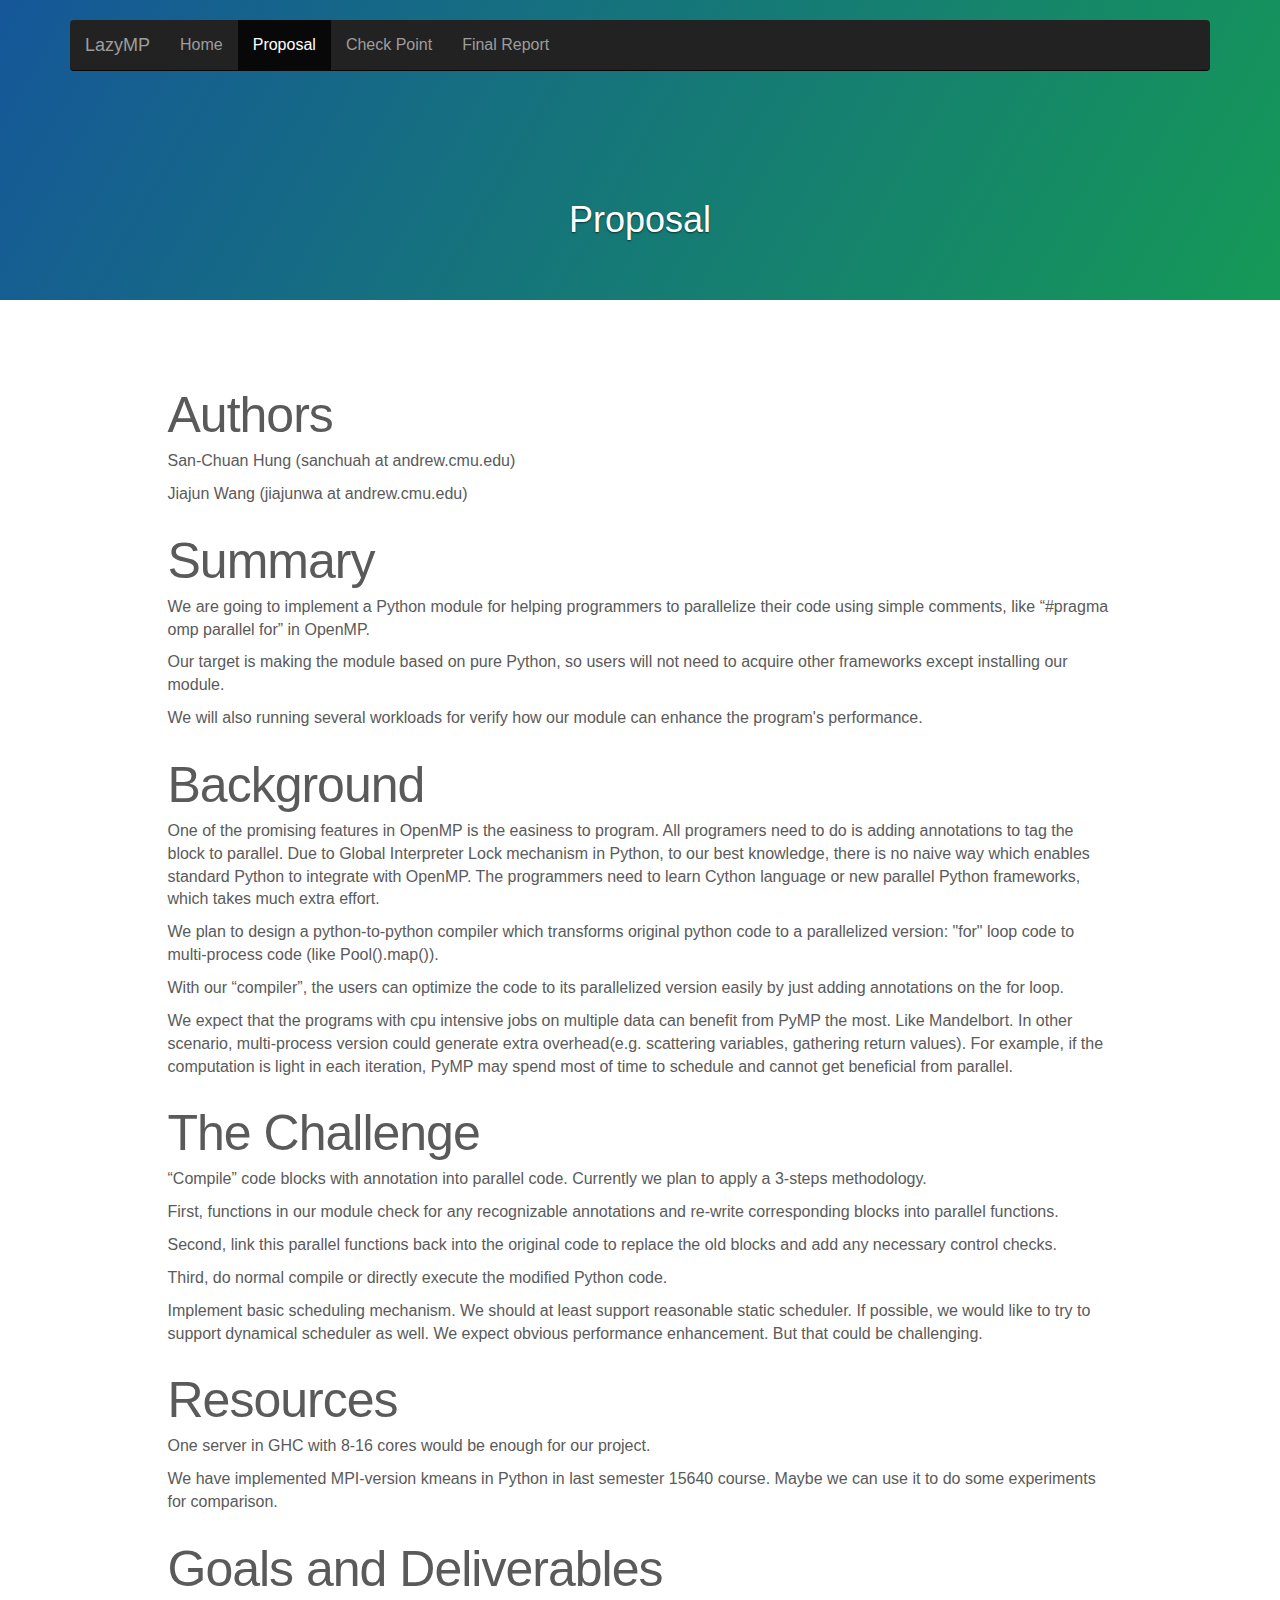
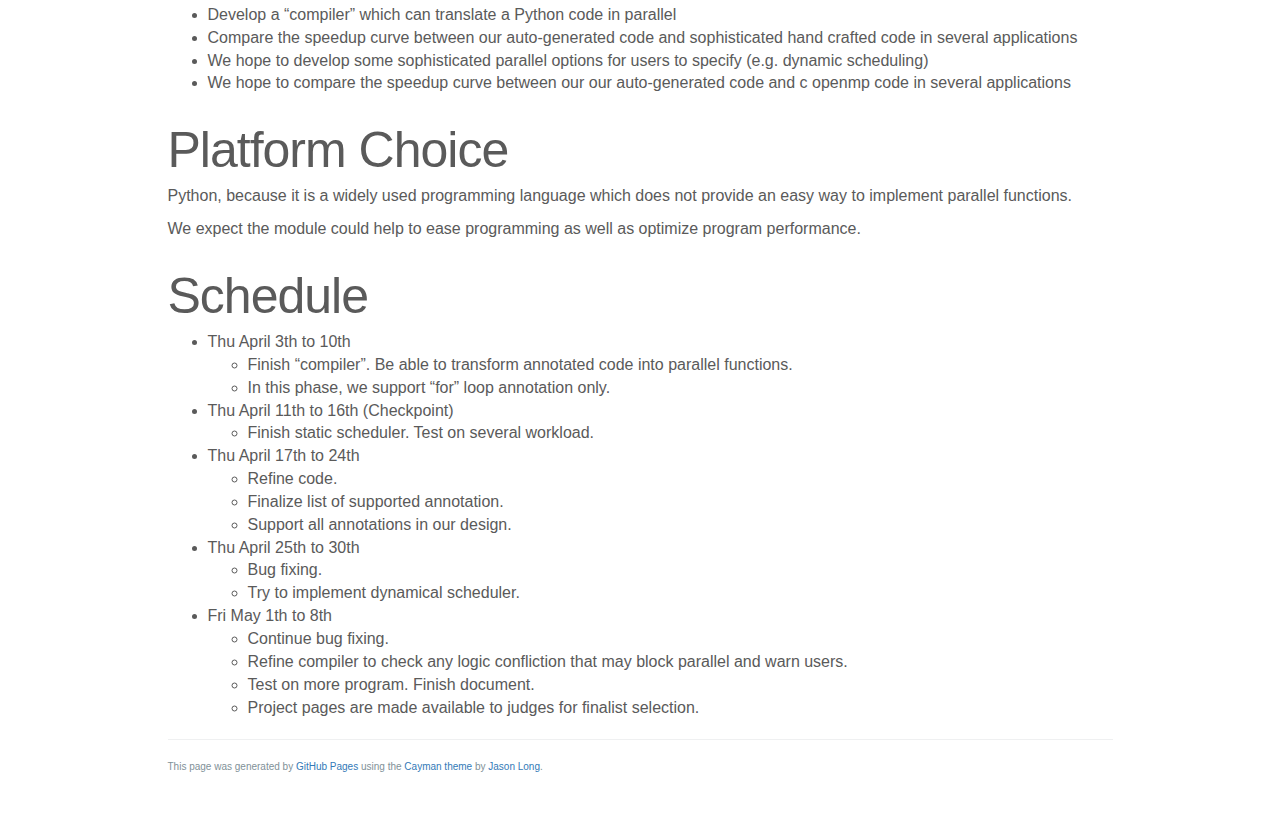
<file: proposal.html>
<!DOCTYPE html>
<html lang="en-us">
  <head>
    <meta charset="UTF-8">
    <title>LazyMP</title>
    <meta name="viewport" content="width=device-width, initial-scale=1">
    <!-- <link rel="stylesheet" type="text/css" href="stylesheets/normalize.css" media="screen"> -->
<!--     <link href='http://fonts.googleapis.com/css?family=Open+Sans:400,700' rel='stylesheet' type='text/css'> -->
    <link rel="stylesheet" type="text/css" href="stylesheets/stylesheet.css" media="screen">
    <!-- <link rel="stylesheet" type="text/css" href="stylesheets/github-light.css" media="screen"> -->


    <!-- Bootstrap core CSS -->
    <link rel="stylesheet" href="https://maxcdn.bootstrapcdn.com/bootstrap/3.3.4/css/bootstrap.min.css">

    <link href="carousel.css" rel="stylesheet">
  </head>
  <body>
    <div class="navbar-wrapper">
      <div class="container">

        <nav class="navbar navbar-inverse navbar-static-top">
          <div class="container">
            <div class="navbar-header">
              <button type="button" class="navbar-toggle collapsed" data-toggle="collapse" data-target="#navbar" aria-expanded="false" aria-controls="navbar">
                <span class="sr-only">Toggle navigation</span>
                <span class="icon-bar"></span>
                <span class="icon-bar"></span>
                <span class="icon-bar"></span>
              </button>
              <a class="navbar-brand" href="#">LazyMP</a>
            </div>
            <div id="navbar" class="navbar-collapse collapse">
              <ul class="nav navbar-nav">
                <li><a href="index.html">Home</a></li>
                <li class="active"><a href="proposal.html">Proposal</a></li>
                <li><a href="checkpoint.html">Check Point</a></li>
                <li><a href="finalreport.html">Final Report</a></li>
              </ul>
            </div>
          </div>
        </nav>

      </div>
    </div>


    <!-- Carousel
    ================================================== -->
    <div id="myCarousel" class="carousel slide" data-ride="carousel">
      <!-- Indicators -->
      <div class="carousel-inner" role="listbox">
        <div class="item active">
          <!-- <img class="first-slide" src="image/rocket.jpg" alt="First slide"> -->
          <div class="container">
            <div class="carousel-caption">
              <h1>Proposal</h1>
            </div>
          </div>
        </div>
      </div>
    </div><!-- /.carousel -->

    <div class="container">
      <div class="row">
        <div class="col-md-1"></div>
        <div class="col-md-10">

      <h2 class="featurette-heading">
<a id="authors" class="anchor" href="#authors" aria-hidden="true"><span class="octicon octicon-link"></span></a>Authors</h2>

<p>San-Chuan Hung (sanchuah at andrew.cmu.edu)</p>

<p>Jiajun Wang (jiajunwa at andrew.cmu.edu)</p>

<h2 class="featurette-heading">
<a id="summary" class="anchor" href="#summary" aria-hidden="true"><span class="octicon octicon-link"></span></a>Summary</h2>

<p>We are going to implement a Python module for helping programmers to parallelize their code using simple comments, like “#pragma omp parallel for” in OpenMP.</p>

<p>Our target is making the module based on pure Python, so users will not need to acquire other frameworks except installing our module.</p>

<p>We will also running several workloads for verify how our module can enhance the program's performance.</p>

<h2 class="featurette-heading">
<a id="background" class="anchor" href="#background" aria-hidden="true"><span class="octicon octicon-link"></span></a>Background</h2>

<p>One of the promising features in OpenMP is the easiness to program. All programers need to do is adding annotations to tag the block to parallel. Due to Global Interpreter Lock mechanism in Python, to our best knowledge, there is no naive way which enables standard Python to integrate with OpenMP. The programmers need to learn Cython language or new parallel Python frameworks, which takes much extra effort. </p>

<p>We plan to design a python-to-python compiler which transforms original python code to a parallelized version: "for" loop code to multi-process code (like Pool().map()). </p>

<p>With our “compiler”, the users can optimize the code to its parallelized version easily by just adding annotations on the for loop. </p>

<p>We expect that the programs with cpu intensive jobs on multiple data can benefit from PyMP the most. Like Mandelbort. In other scenario, multi-process version could generate extra overhead(e.g. scattering variables, gathering return values). For example, if the computation is light in each iteration, PyMP may spend most of time to schedule and cannot get beneficial from parallel.</p>

<h2 class="featurette-heading">
<a id="the-challenge" class="anchor" href="#the-challenge" aria-hidden="true"><span class="octicon octicon-link"></span></a>The Challenge</h2>

<p>“Compile” code blocks with annotation into parallel code. Currently we plan to apply a 3-steps methodology.</p>
<p>First, functions in our module check for any recognizable annotations and re-write corresponding blocks into parallel functions.</p>
<p>Second, link this parallel functions back into the original code to replace the old blocks and add any necessary control checks.</p>
<p>Third, do normal compile or directly execute the modified Python code. </p>
<p>Implement basic scheduling mechanism. We should at least support reasonable static scheduler. If possible, we would like to try to support dynamical scheduler as well. We expect obvious performance enhancement. But that could be challenging. </p>

<h2 class="featurette-heading">
<a id="resources" class="anchor" href="#resources" aria-hidden="true"><span class="octicon octicon-link"></span></a>Resources</h2>

<p>One server in GHC with 8-16 cores would be enough for our project.</p>

<p>We have implemented MPI-version kmeans in Python in last semester 15640 course. Maybe we can use it to do some experiments for comparison.</p>

<h2 class="featurette-heading">
<a id="goals-and-deliverables" class="anchor" href="#goals-and-deliverables" aria-hidden="true"><span class="octicon octicon-link"></span></a>Goals and Deliverables</h2>

<ul>
<li>Develop a “compiler” which can translate a Python code in parallel</li>
<li>Compare the speedup curve between our auto-generated code and sophisticated hand crafted code in several applications</li>
<li>We hope to develop some sophisticated parallel options for users to specify (e.g. dynamic scheduling)</li>
<li>We hope to compare the speedup curve between our our auto-generated code and c openmp code in several applications</li>
</ul>

<h2 class="featurette-heading">
<a id="platform-choice" class="anchor" href="#platform-choice" aria-hidden="true"><span class="octicon octicon-link"></span></a>Platform Choice</h2>

<p>Python, because it is a widely used programming language which does not provide an easy way to implement parallel functions.</p>
<p>We expect the module could help to ease programming as well as optimize program performance. </p>

<h2 class="featurette-heading">
<a id="schedule" class="anchor" href="#schedule" aria-hidden="true"><span class="octicon octicon-link"></span></a>Schedule</h2>

<ul>
<li>Thu April 3th to 10th

<ul>
<li>Finish “compiler”. Be able to transform annotated code into parallel functions. </li>
<li>In this phase, we support “for” loop annotation only.</li>
</ul>
</li>
<li>Thu April 11th to 16th (Checkpoint)

<ul>
<li>Finish static scheduler. Test on several workload.</li>
</ul>
</li>
<li>Thu April 17th to 24th

<ul>
<li>Refine code.</li>
<li>Finalize list of supported annotation.</li>
<li>Support all annotations in our design.</li>
</ul>
</li>
<li>Thu April 25th to 30th

<ul>
<li>Bug fixing.</li>
<li>Try to implement dynamical scheduler.</li>
</ul>
</li>
<li>Fri May 1th to 8th

<ul>
<li>Continue bug fixing.</li>
<li>Refine compiler to check any logic confliction that may block parallel and warn users.</li>
<li>Test on more program. Finish document.</li>
<li>Project pages are made available to judges for finalist selection.</li>
</ul>
</li>
</ul>

      <footer class="site-footer">

        <span class="site-footer-credits">This page was generated by <a href="https://pages.github.com">GitHub Pages</a> using the <a href="https://github.com/jasonlong/cayman-theme">Cayman theme</a> by <a href="https://twitter.com/jasonlong">Jason Long</a>.</span>
      </footer>

      </div>

      <div class="col-md-1"></div>

    </div>

    <script src="https://ajax.googleapis.com/ajax/libs/jquery/1.11.2/jquery.min.js"></script>
    <script src="https://maxcdn.bootstrapcdn.com/bootstrap/3.3.4/js/bootstrap.min.js"></script>

  </body>
</html>
</file>
<file: carousel.css>
/* GLOBAL STYLES
-------------------------------------------------- */
/* Padding below the footer and lighter body text */

body {
  padding-bottom: 40px;
  color: #5a5a5a;
  font-size: 16px;
}


/* CUSTOMIZE THE NAVBAR
-------------------------------------------------- */

/* Special class on .container surrounding .navbar, used for positioning it into place. */
.navbar-wrapper {
  position: absolute;
  top: 0;
  right: 0;
  left: 0;
  z-index: 20;
}

/* Flip around the padding for proper display in narrow viewports */
.navbar-wrapper > .container {
  padding-right: 0;
  padding-left: 0;
}
.navbar-wrapper .navbar {
  padding-right: 15px;
  padding-left: 15px;
}
.navbar-wrapper .navbar .container {
  width: auto;
}


/* CUSTOMIZE THE CAROUSEL
-------------------------------------------------- */

/* Carousel base class */
.carousel {
  height: 300px;
  margin-bottom: 60px;
}
/* Since positioning the image, we need to help out the caption */
.carousel-caption {
  z-index: 10;
}

/* Declare heights because of positioning of img element */
.carousel .item {
  height: 300px;
  background-image: linear-gradient(120deg, #155799, #159957);
}
.carousel-inner > .item > img {
  position: absolute;
  top: 0;
  left: 0;
  min-width: 100%;
  height: 300px;
}


/* MARKETING CONTENT
-------------------------------------------------- */

/* Center align the text within the three columns below the carousel */
.marketing .col-lg-4 {
  margin-bottom: 20px;
  text-align: center;
}
.marketing h2 {
  font-weight: normal;
}
.marketing .col-lg-4 p {
  margin-right: 10px;
  margin-left: 10px;
}


/* Featurettes
------------------------- */

.featurette-divider {
  margin: 80px 0; /* Space out the Bootstrap <hr> more */
}

/* Thin out the marketing headings */
.featurette-heading {
  font-weight: 300;
  line-height: 1;
  letter-spacing: -1px;
}


/* RESPONSIVE CSS
-------------------------------------------------- */

@media (min-width: 768px) {
  /* Navbar positioning foo */
  .navbar-wrapper {
    margin-top: 20px;
  }
  .navbar-wrapper .container {
    padding-right: 15px;
    padding-left: 15px;
  }
  .navbar-wrapper .navbar {
    padding-right: 0;
    padding-left: 0;
  }

  /* The navbar becomes detached from the top, so we round the corners */
  .navbar-wrapper .navbar {
    border-radius: 4px;
  }

  /* Bump up size of carousel content */
  .carousel-caption p {
    margin-bottom: 20px;
    font-size: 21px;
    line-height: 1.4;
  }

  .featurette-heading {
    font-size: 50px;
  }
}

@media (min-width: 992px) {
  .featurette-heading {
    margin-top: 30px;
  }
}
</file>
<file: stylesheets/stylesheet.css>
* {
  box-sizing: border-box; }

body {
  padding: 0;
  margin: 0;
  font-family: "Open Sans", "Helvetica Neue", Helvetica, Arial, sans-serif;
  font-size: 16px;
  line-height: 1.5;
  color: #606c71; }

a {
  color: #1e6bb8;
  text-decoration: none; }
  a:hover {
    text-decoration: underline; }

.btn {
  display: inline-block;
  margin-bottom: 1rem;
  color: rgba(255, 255, 255, 0.7);
  background-color: rgba(255, 255, 255, 0.08);
  border-color: rgba(255, 255, 255, 0.2);
  border-style: solid;
  border-width: 1px;
  border-radius: 0.3rem;
  transition: color 0.2s, background-color 0.2s, border-color 0.2s; }
  .btn + .btn {
    margin-left: 1rem; }

.btn:hover {
  color: rgba(255, 255, 255, 0.8);
  text-decoration: none;
  background-color: rgba(255, 255, 255, 0.2);
  border-color: rgba(255, 255, 255, 0.3); }

@media screen and (min-width: 64em) {
  .btn {
    padding: 0.75rem 1rem; } }

@media screen and (min-width: 42em) and (max-width: 64em) {
  .btn {
    padding: 0.6rem 0.9rem;
    font-size: 0.9rem; } }

@media screen and (max-width: 42em) {
  .btn {
    display: block;
    width: 100%;
    padding: 0.75rem;
    font-size: 0.9rem; }
    .btn + .btn {
      margin-top: 1rem;
      margin-left: 0; } }

.page-header {
  color: #fff;
  text-align: center;
  background-color: #159957;
  background-image: linear-gradient(120deg, #155799, #159957); }

@media screen and (min-width: 64em) {
  .page-header {
    padding: 5rem 6rem; } }

@media screen and (min-width: 42em) and (max-width: 64em) {
  .page-header {
    padding: 3rem 4rem; } }

@media screen and (max-width: 42em) {
  .page-header {
    padding: 2rem 1rem; } }

.project-name {
  margin-top: 0;
  margin-bottom: 0.1rem; }

@media screen and (min-width: 64em) {
  .project-name {
    font-size: 3.25rem; } }

@media screen and (min-width: 42em) and (max-width: 64em) {
  .project-name {
    font-size: 2.25rem; } }

@media screen and (max-width: 42em) {
  .project-name {
    font-size: 1.75rem; } }

.project-tagline {
  margin-bottom: 2rem;
  font-weight: normal;
  opacity: 0.7; }

@media screen and (min-width: 64em) {
  .project-tagline {
    font-size: 1.25rem; } }

@media screen and (min-width: 42em) and (max-width: 64em) {
  .project-tagline {
    font-size: 1.15rem; } }

@media screen and (max-width: 42em) {
  .project-tagline {
    font-size: 1rem; } }

.main-content :first-child {
  margin-top: 0; }
.main-content img {
  max-width: 100%; }
.main-content h1, .main-content h2, .main-content h3, .main-content h4, .main-content h5, .main-content h6 {
  margin-top: 2rem;
  margin-bottom: 1rem;
  font-weight: normal;
  color: #159957; }
.main-content p {
  margin-bottom: 1em; }
.main-content code {
  padding: 2px 4px;
  font-family: Consolas, "Liberation Mono", Menlo, Courier, monospace;
  font-size: 0.9rem;
  color: #383e41;
  background-color: #f3f6fa;
  border-radius: 0.3rem; }
.main-content pre {
  padding: 0.8rem;
  margin-top: 0;
  margin-bottom: 1rem;
  font: 1rem Consolas, "Liberation Mono", Menlo, Courier, monospace;
  color: #567482;
  word-wrap: normal;
  background-color: #f3f6fa;
  border: solid 1px #dce6f0;
  border-radius: 0.3rem; }
  .main-content pre > code {
    padding: 0;
    margin: 0;
    font-size: 0.9rem;
    color: #567482;
    word-break: normal;
    white-space: pre;
    background: transparent;
    border: 0; }
.main-content .highlight {
  margin-bottom: 1rem; }
  .main-content .highlight pre {
    margin-bottom: 0;
    word-break: normal; }
.main-content .highlight pre, .main-content pre {
  padding: 0.8rem;
  overflow: auto;
  font-size: 0.9rem;
  line-height: 1.45;
  border-radius: 0.3rem; }
.main-content pre code, .main-content pre tt {
  display: inline;
  max-width: initial;
  padding: 0;
  margin: 0;
  overflow: initial;
  line-height: inherit;
  word-wrap: normal;
  background-color: transparent;
  border: 0; }
  .main-content pre code:before, .main-content pre code:after, .main-content pre tt:before, .main-content pre tt:after {
    content: normal; }
.main-content ul, .main-content ol {
  margin-top: 0; }
.main-content blockquote {
  padding: 0 1rem;
  margin-left: 0;
  color: #819198;
  border-left: 0.3rem solid #dce6f0; }
  .main-content blockquote > :first-child {
    margin-top: 0; }
  .main-content blockquote > :last-child {
    margin-bottom: 0; }
.main-content table {
  display: block;
  width: 100%;
  overflow: auto;
  word-break: normal;
  word-break: keep-all; }
  .main-content table th {
    font-weight: bold; }
  .main-content table th, .main-content table td {
    padding: 0.5rem 1rem;
    border: 1px solid #e9ebec; }
.main-content dl {
  padding: 0; }
  .main-content dl dt {
    padding: 0;
    margin-top: 1rem;
    font-size: 1rem;
    font-weight: bold; }
  .main-content dl dd {
    padding: 0;
    margin-bottom: 1rem; }
.main-content hr {
  height: 2px;
  padding: 0;
  margin: 1rem 0;
  background-color: #eff0f1;
  border: 0; }

@media screen and (min-width: 64em) {
  .main-content {
    max-width: 64rem;
    padding: 2rem 6rem;
    margin: 0 auto;
    font-size: 1.1rem; } }

@media screen and (min-width: 42em) and (max-width: 64em) {
  .main-content {
    padding: 2rem 4rem;
    font-size: 1.1rem; } }

@media screen and (max-width: 42em) {
  .main-content {
    padding: 2rem 1rem;
    font-size: 1rem; } }

.site-footer {
  padding-top: 2rem;
  margin-top: 2rem;
  border-top: solid 1px #eff0f1; }

.site-footer-owner {
  display: block;
  font-weight: bold; }

.site-footer-credits {
  color: #819198; }

@media screen and (min-width: 64em) {
  .site-footer {
    font-size: 1rem; } }

@media screen and (min-width: 42em) and (max-width: 64em) {
  .site-footer {
    font-size: 1rem; } }

@media screen and (max-width: 42em) {
  .site-footer {
    font-size: 0.9rem; } }
</file>
<file: stylesheets/github-light.css>
/*
   Copyright 2014 GitHub Inc.

   Licensed under the Apache License, Version 2.0 (the "License");
   you may not use this file except in compliance with the License.
   You may obtain a copy of the License at

       http://www.apache.org/licenses/LICENSE-2.0

   Unless required by applicable law or agreed to in writing, software
   distributed under the License is distributed on an "AS IS" BASIS,
   WITHOUT WARRANTIES OR CONDITIONS OF ANY KIND, either express or implied.
   See the License for the specific language governing permissions and
   limitations under the License.

*/

.pl-c /* comment */ {
  color: #969896;
}

.pl-c1      /* constant, markup.raw, meta.diff.header, meta.module-reference, meta.property-name, support, support.constant, support.variable, variable.other.constant */,
.pl-s .pl-v /* string variable */ {
  color: #0086b3;
}

.pl-e  /* entity */,
.pl-en /* entity.name */ {
  color: #795da3;
}

.pl-s .pl-s1 /* string source */,
.pl-smi      /* storage.modifier.import, storage.modifier.package, storage.type.java, variable.other, variable.parameter.function */ {
  color: #333;
}

.pl-ent /* entity.name.tag */ {
  color: #63a35c;
}

.pl-k /* keyword, storage, storage.type */ {
  color: #a71d5d;
}

.pl-pds              /* punctuation.definition.string, string.regexp.character-class */,
.pl-s                /* string */,
.pl-s .pl-pse .pl-s1 /* string punctuation.section.embedded source */,
.pl-sr               /* string.regexp */,
.pl-sr .pl-cce       /* string.regexp constant.character.escape */,
.pl-sr .pl-sra       /* string.regexp string.regexp.arbitrary-repitition */,
.pl-sr .pl-sre       /* string.regexp source.ruby.embedded */ {
  color: #183691;
}

.pl-v /* variable */ {
  color: #ed6a43;
}

.pl-id /* invalid.deprecated */ {
  color: #b52a1d;
}

.pl-ii /* invalid.illegal */ {
  background-color: #b52a1d;
  color: #f8f8f8;
}

.pl-sr .pl-cce /* string.regexp constant.character.escape */ {
  color: #63a35c;
  font-weight: bold;
}

.pl-ml /* markup.list */ {
  color: #693a17;
}

.pl-mh        /* markup.heading */,
.pl-mh .pl-en /* markup.heading entity.name */,
.pl-ms        /* meta.separator */ {
  color: #1d3e81;
  font-weight: bold;
}

.pl-mq /* markup.quote */ {
  color: #008080;
}

.pl-mi /* markup.italic */ {
  color: #333;
  font-style: italic;
}

.pl-mb /* markup.bold */ {
  color: #333;
  font-weight: bold;
}

.pl-md /* markup.deleted, meta.diff.header.from-file */ {
  background-color: #ffecec;
  color: #bd2c00;
}

.pl-mi1 /* markup.inserted, meta.diff.header.to-file */ {
  background-color: #eaffea;
  color: #55a532;
}

.pl-mdr /* meta.diff.range */ {
  color: #795da3;
  font-weight: bold;
}

.pl-mo /* meta.output */ {
  color: #1d3e81;
}
</file>
